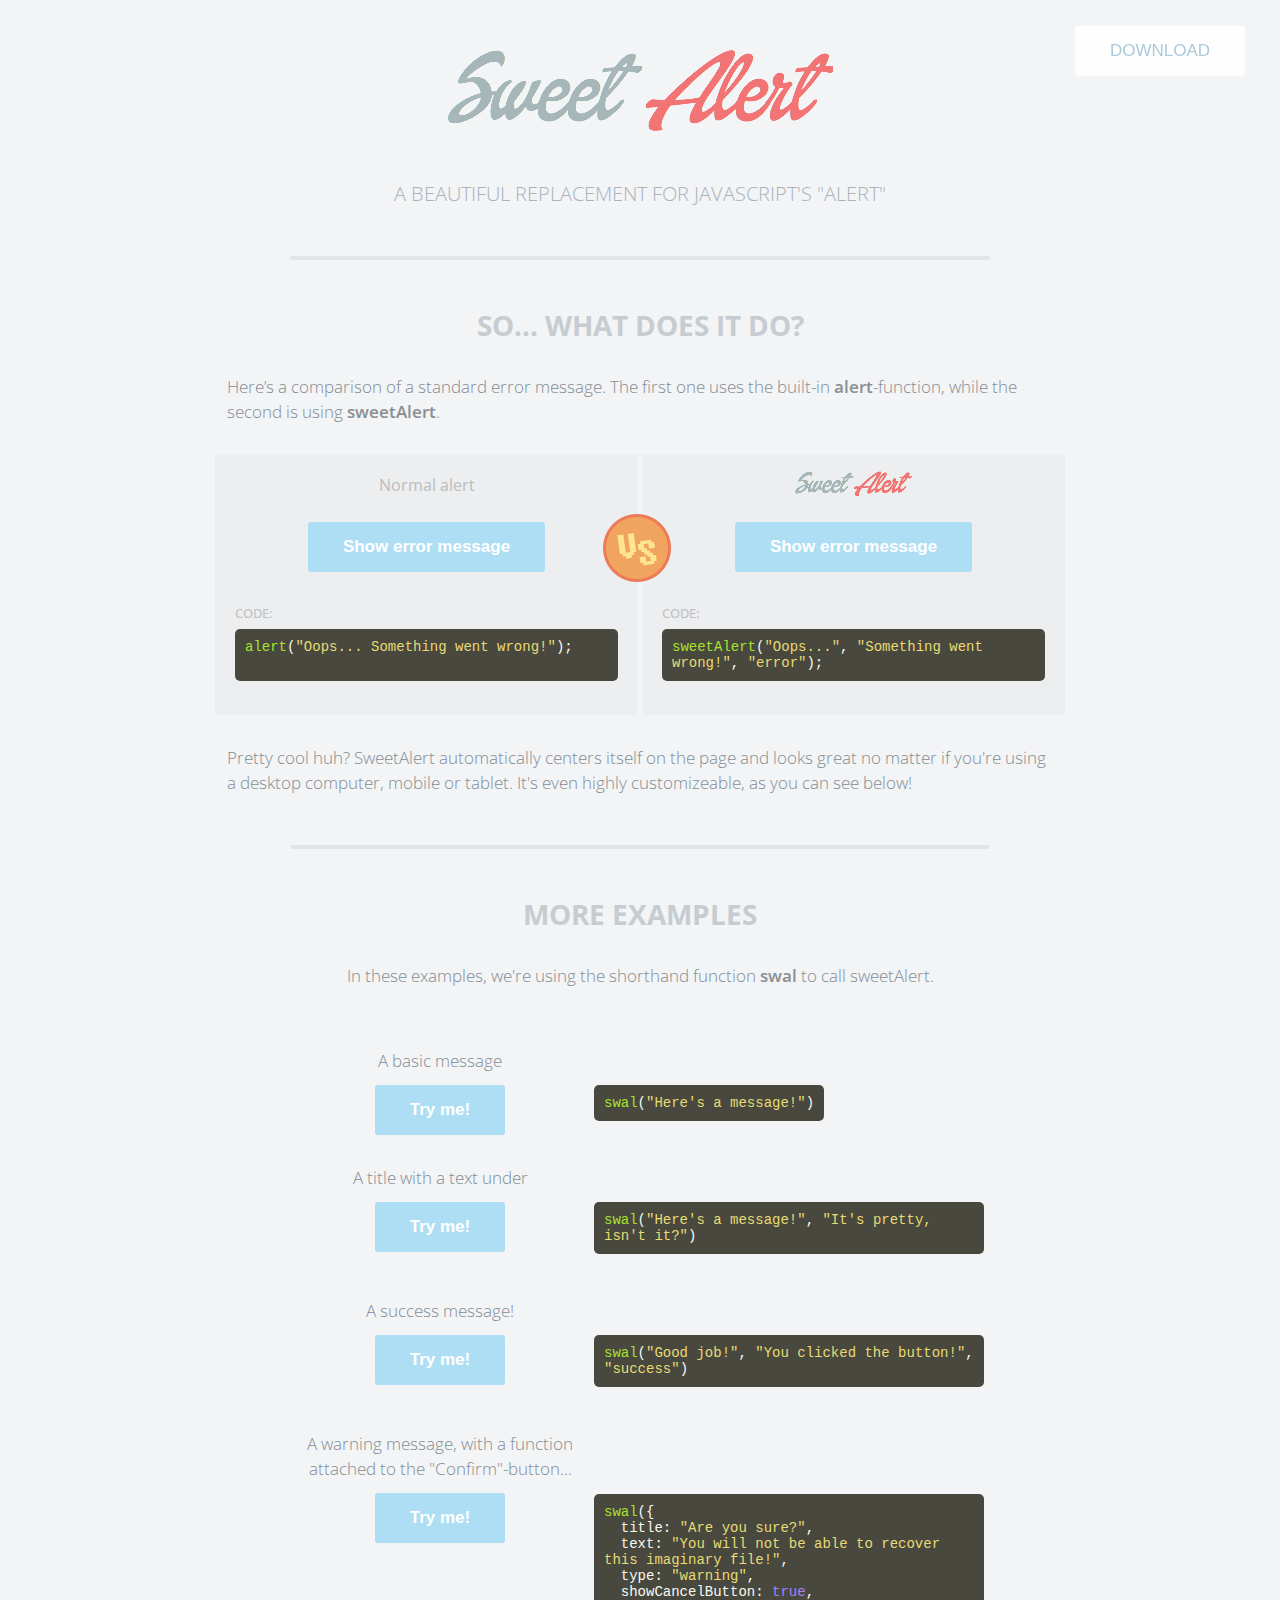
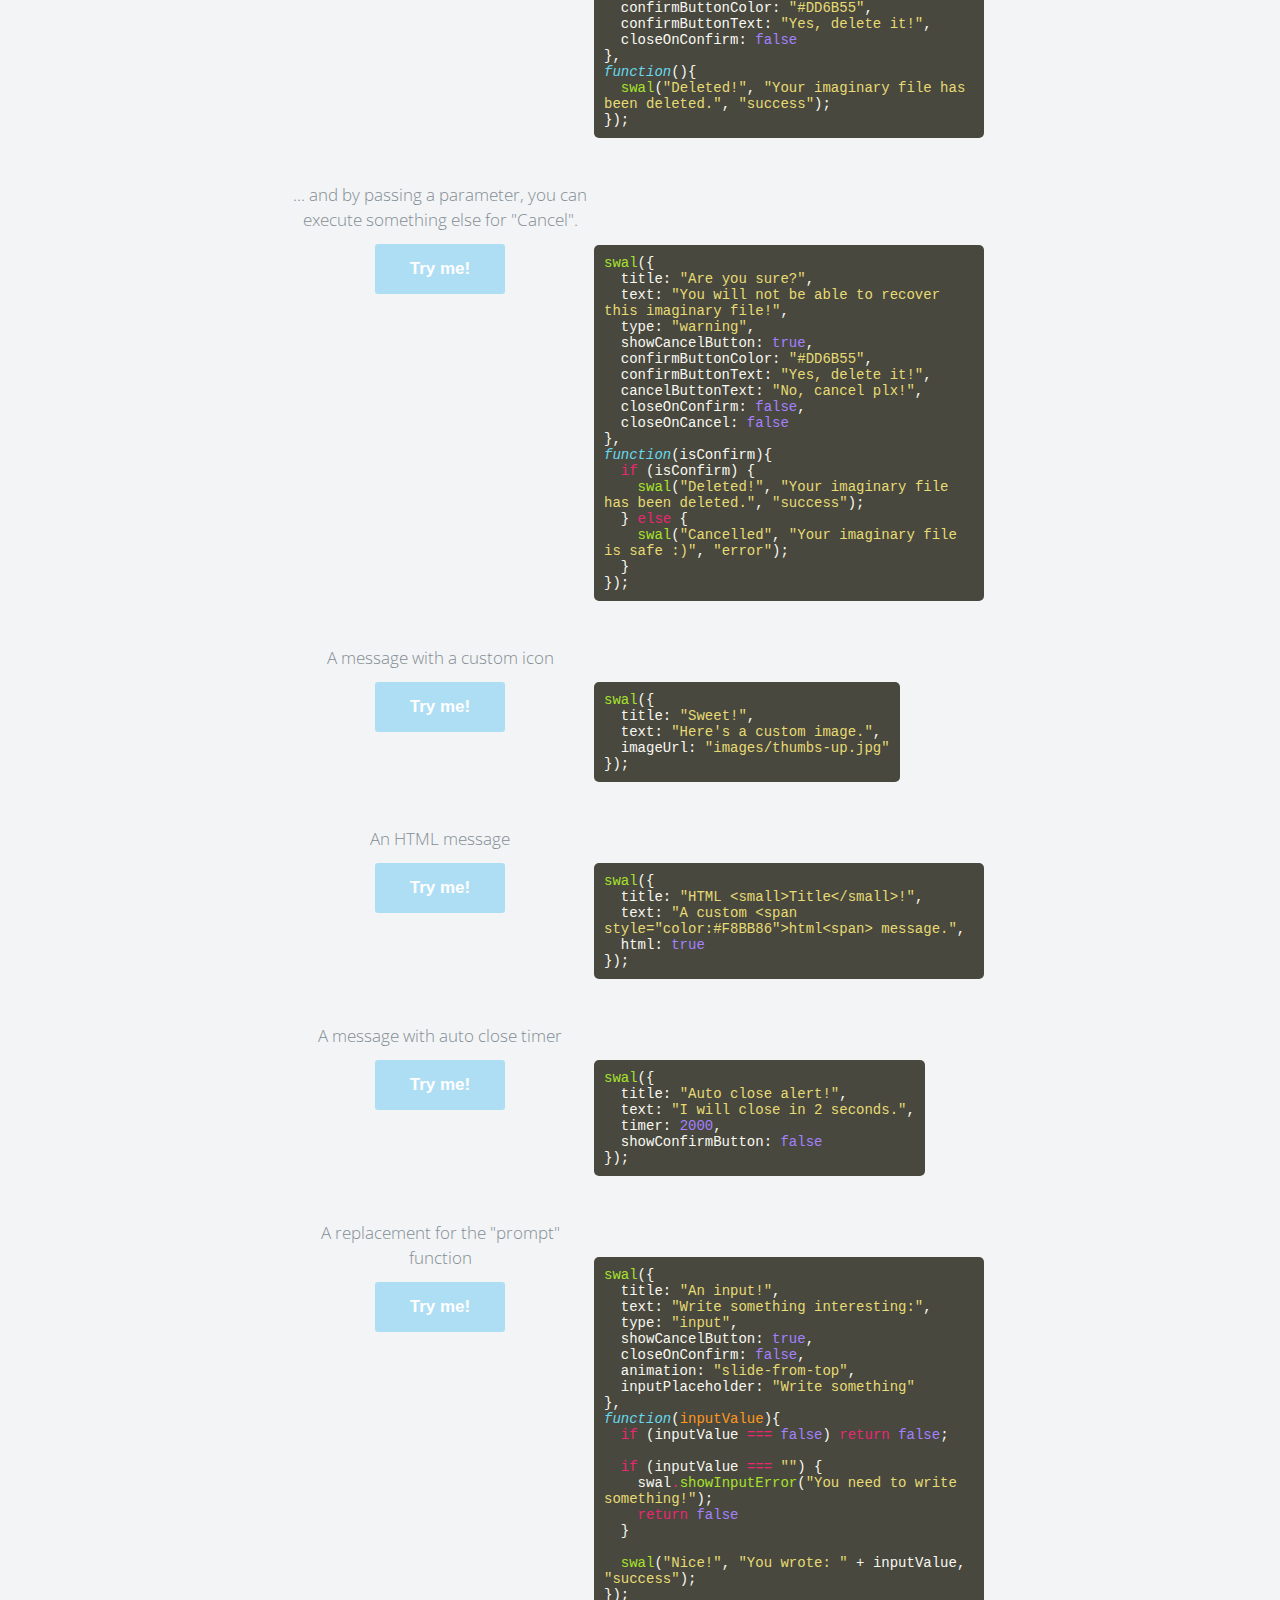
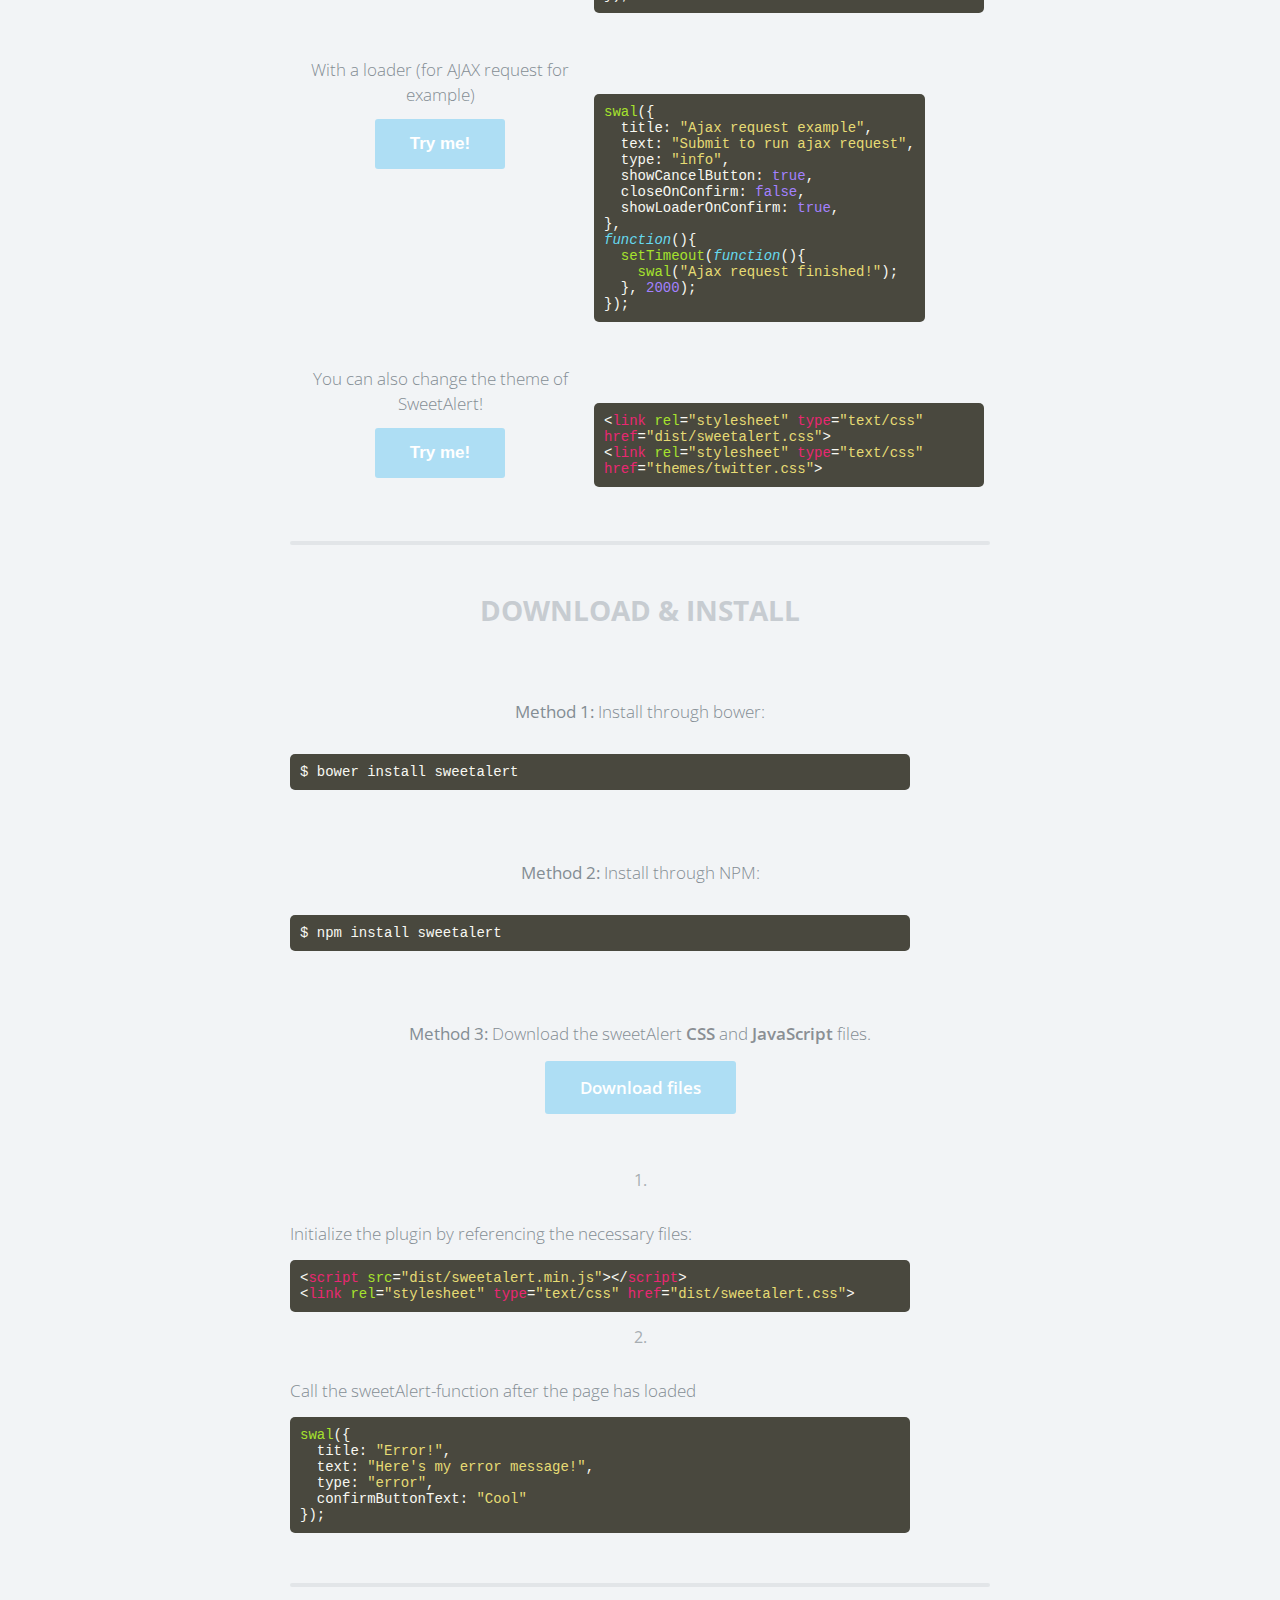
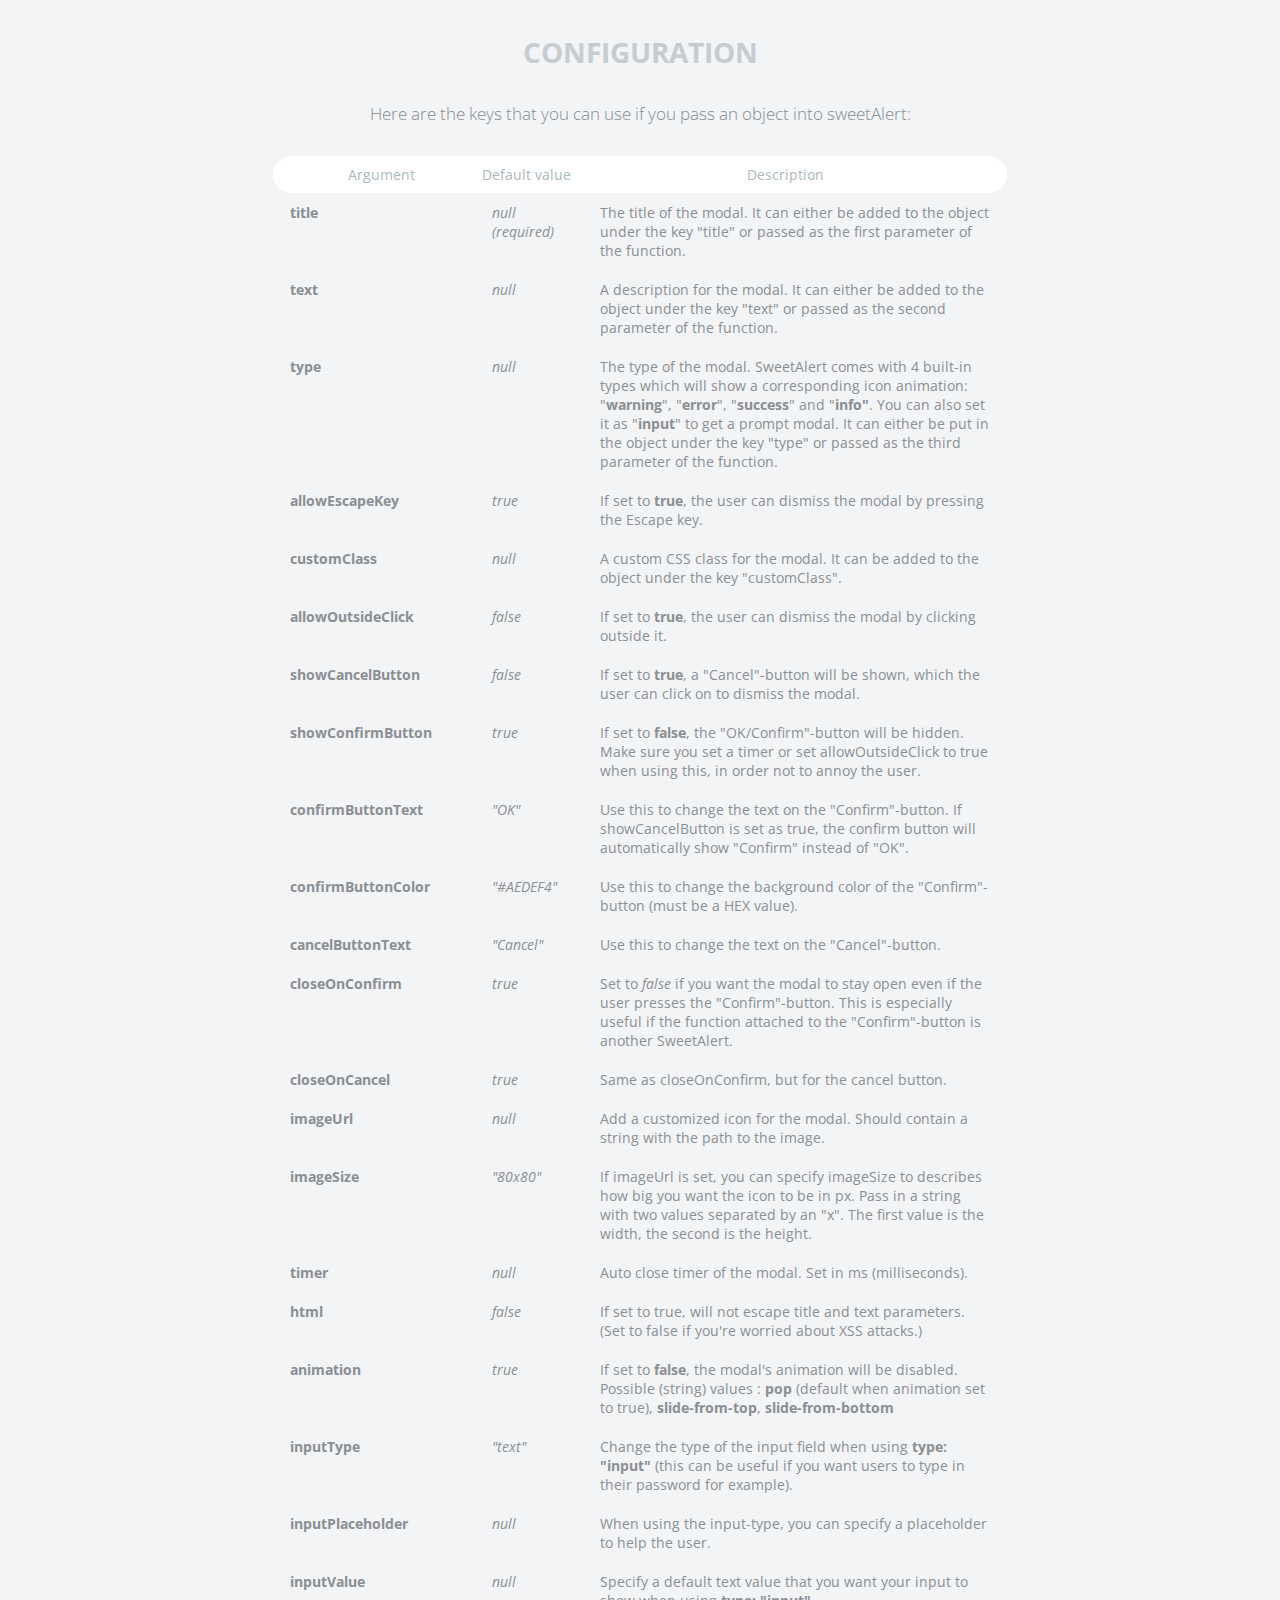
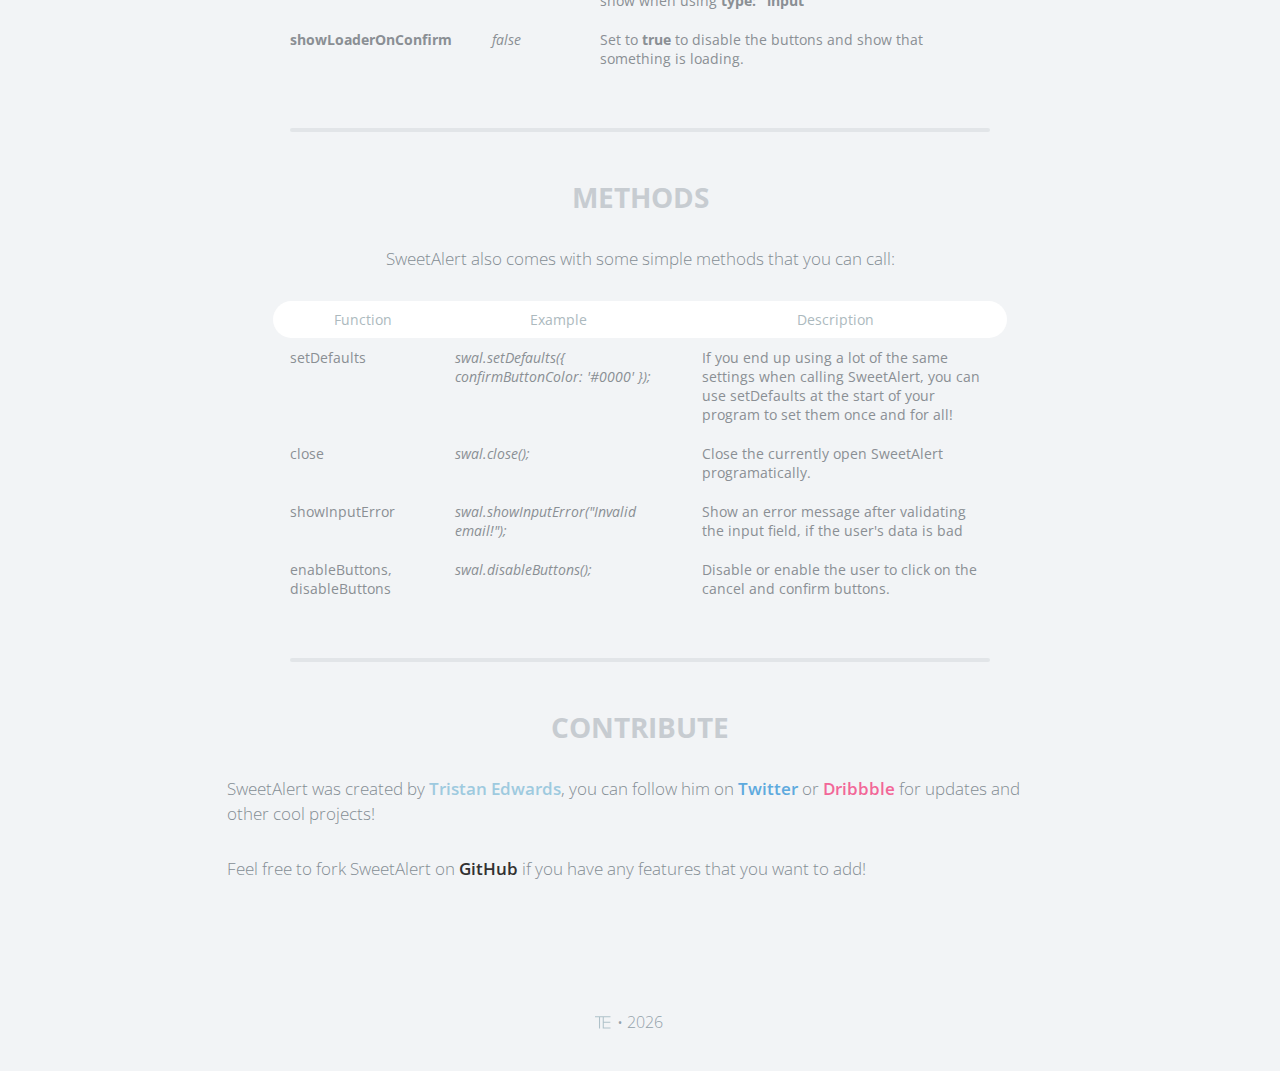
<file: View/sweetalert-master/index.html>
<!doctype html>

<html>

<head>
  <meta charset="utf-8">
  <meta name="viewport" content="width=device-width, initial-scale=1, maximum-scale=1, user-scalable=0" />
  <title>SweetAlert</title>

  <link rel="stylesheet" href="example/example.css">
  <script src="https://code.jquery.com/jquery-2.1.3.min.js"></script>

  <!-- This is what you need -->
  <script src="dist/sweetalert-dev.js"></script>
  <link rel="stylesheet" href="dist/sweetalert.css">
  <!--.......................-->

</head>

<body>

<h1>Sweet Alert</h1>
<h2>A beautiful replacement for JavaScript's "Alert"</h2>
<button class="download">Download</button>

<!-- What does it do? -->
<h3>So... What does it do?</h3>
<p>Here’s a comparison of a standard error message. The first one uses the built-in <strong>alert</strong>-function, while the second is using <strong>sweetAlert</strong>.</p>

<div class="showcase normal">
	<h4>Normal alert</h4>
	<button>Show error message</button>

	<h5>Code:</h5>
	<pre><span class="attr">alert</span>(<span class="str">"Oops... Something went wrong!"</span>);

	</pre>

	<div class="vs-icon"></div>
</div>

<div class="showcase sweet">
	<h4>Sweet Alert</h4>
	<button>Show error message</button>

	<h5>Code:</h5>
	<pre><span class="attr">sweetAlert</span>(<span class="str">"Oops..."</span>, <span class="str">"Something went wrong!"</span>, <span class="str">"error"</span>);</pre>
</div>

<p>Pretty cool huh? SweetAlert automatically centers itself on the page and looks great no matter if you're using a desktop computer, mobile or tablet. It's even highly customizeable, as you can see below!</p>


<!-- Examples -->
<h3>More examples</h3>

<p class="center">In these examples, we're using the shorthand function <strong>swal</strong> to call sweetAlert.</p>

<ul class="examples">

	<li class="message">
		<div class="ui">
			<p>A basic message</p>
			<button>Try me!</button>
		</div>
		<pre><span class="attr">swal</span>(<span class="str">"Here's a message!"</span>)</pre>
	</li>

	<li class="title-text">
		<div class="ui">
			<p>A title with a text under</p>
			<button>Try me!</button>
		</div>
		<pre><span class="attr">swal</span>(<span class="str">"Here's a message!"</span>, <span class="str">"It's pretty, isn't it?"</span>)</pre>
	</li>

	<li class="success">
		<div class="ui">
			<p>A success message!</p>
			<button>Try me!</button>
		</div>
		<pre><span class="attr">swal</span>(<span class="str">"Good job!"</span>, <span class="str">"You clicked the button!"</span>, <span class="str">"success"</span>)</pre>
	</li>

	<li class="warning confirm">
		<div class="ui">
			<p>A warning message, with a function attached to the "Confirm"-button...</p>
			<button>Try me!</button>
		</div>
		<pre><span class="attr">swal</span>({
&nbsp;&nbsp;title: <span class="str">"Are you sure?"</span>,
&nbsp;&nbsp;text: <span class="str">"You will not be able to recover this imaginary file!"</span>,
&nbsp;&nbsp;type: <span class="str">"warning"</span>,
&nbsp;&nbsp;showCancelButton: <span class="val">true</span>,
&nbsp;&nbsp;confirmButtonColor: <span class="str">"#DD6B55"</span>,
&nbsp;&nbsp;confirmButtonText: <span class="str">"Yes, delete it!"</span>,
&nbsp;&nbsp;closeOnConfirm: <span class="val">false</span>
},
<span class="func"><i>function</i></span>(){
&nbsp;&nbsp;<span class="attr">swal</span>(<span class="str">"Deleted!"</span>, <span class="str">"Your imaginary file has been deleted."</span>, <span class="str">"success"</span>);
});</pre>
	</li>

	<li class="warning cancel">
		<div class="ui">
			<p>... and by passing a parameter, you can execute something else for "Cancel".</p>
			<button>Try me!</button>
		</div>
		<pre><span class="attr">swal</span>({
&nbsp;&nbsp;title: <span class="str">"Are you sure?"</span>,
&nbsp;&nbsp;text: <span class="str">"You will not be able to recover this imaginary file!"</span>,
&nbsp;&nbsp;type: <span class="str">"warning"</span>,
&nbsp;&nbsp;showCancelButton: <span class="val">true</span>,
&nbsp;&nbsp;confirmButtonColor: <span class="str">"#DD6B55"</span>,
&nbsp;&nbsp;confirmButtonText: <span class="str">"Yes, delete it!"</span>,
&nbsp;&nbsp;cancelButtonText: <span class="str">"No, cancel plx!"</span>,
&nbsp;&nbsp;closeOnConfirm: <span class="val">false</span>,
&nbsp;&nbsp;closeOnCancel: <span class="val">false</span>
},
<span class="func"><i>function</i></span>(isConfirm){
&nbsp;&nbsp;<span class="tag">if</span> (isConfirm) {
&nbsp;&nbsp;&nbsp;&nbsp;<span class="attr">swal</span>(<span class="str">"Deleted!"</span>, <span class="str">"Your imaginary file has been deleted."</span>, <span class="str">"success"</span>);
&nbsp;&nbsp;} <span class="tag">else</span> {
	&nbsp;&nbsp;&nbsp;&nbsp;<span class="attr">swal</span>(<span class="str">"Cancelled"</span>, <span class="str">"Your imaginary file is safe :)"</span>, <span class="str">"error"</span>);
&nbsp;&nbsp;}
});</pre>
	</li>

	<li class="custom-icon">
		<div class="ui">
			<p>A message with a custom icon</p>
			<button>Try me!</button>
		</div>
		<pre><span class="attr">swal</span>({
&nbsp;&nbsp;title: <span class="str">"Sweet!"</span>,
&nbsp;&nbsp;text: <span class="str">"Here's a custom image."</span>,
&nbsp;&nbsp;imageUrl: <span class="str">"images/thumbs-up.jpg"</span>
});</pre>
	</li>

	<li class="message-html">
		<div class="ui">
			<p>An HTML message</p>
			<button>Try me!</button>
		</div>
		<pre><span class="attr">swal</span>({
&nbsp;&nbsp;title: <span class="str">"HTML &lt;small&gt;Title&lt;/small&gt;!"</span>,
&nbsp;&nbsp;text: <span class="str">"A custom &lt;span style="color:#F8BB86"&gt;html&lt;span&gt; message."</span>,
&nbsp;&nbsp;html: <span class="val">true</span>
});</pre>
	</li>

	<li class="timer">
		<div class="ui">
			<p>A message with auto close timer</p>
			<button>Try me!</button>
		</div>
		<pre><span class="attr">swal</span>({
&nbsp;&nbsp;title: <span class="str">"Auto close alert!"</span>,
&nbsp;&nbsp;text: <span class="str">"I will close in 2 seconds."</span>,
&nbsp;&nbsp;timer: <span class="val">2000</span>,
&nbsp;&nbsp;showConfirmButton: <span class="val">false</span>
});</pre>
	</li>


	<li class="input">
		<div class="ui">
			<p>A replacement for the "prompt" function</p>
			<button>Try me!</button>
		</div>
		<pre><span class="attr">swal</span>({
&nbsp;&nbsp;title: <span class="str">"An input!"</span>,
&nbsp;&nbsp;text: <span class="str">"Write something interesting:"</span>,
&nbsp;&nbsp;type: <span class="str">"input"</span>,
&nbsp;&nbsp;showCancelButton: <span class="val">true</span>,
&nbsp;&nbsp;closeOnConfirm: <span class="val">false</span>,
&nbsp;&nbsp;animation: <span class="str">"slide-from-top"</span>,
&nbsp;&nbsp;inputPlaceholder: <span class="str">"Write something"</span>
},
<span class="func"><i>function</i></span>(<span class="arg">inputValue</span>){
&nbsp;&nbsp;<span class="tag">if</span> (inputValue <span class="tag">===</span> <span class="val">false</span>) <span class="tag">return</span> <span class="val">false</span>;
&nbsp;&nbsp;
&nbsp;&nbsp;<span class="tag">if</span> (inputValue <span class="tag">===</span> <span class="str">""</span>) {
&nbsp;&nbsp;&nbsp;&nbsp;swal<span class="tag">.</span><span class="attr">showInputError</span>(<span class="str">"You need to write something!"</span>);
&nbsp;&nbsp;&nbsp;&nbsp;<span class="tag">return</span> <span class="val">false</span>
&nbsp;&nbsp;}
&nbsp;&nbsp;
&nbsp;&nbsp;<span class="attr">swal</span>(<span class="str">"Nice!"</span>, <span class="str">"You wrote: "</span> + inputValue, <span class="str">"success"</span>);
});</pre>
	</li>

  <li class="ajax">
    <div class="ui">
			<p>With a loader (for AJAX request for example)</p>
			<button>Try me!</button>
		</div>
		<pre><span class="attr">swal</span>({
&nbsp;&nbsp;title: <span class="str">"Ajax request example"</span>,
&nbsp;&nbsp;text: <span class="str">"Submit to run ajax request"</span>,
&nbsp;&nbsp;type: <span class="str">"info"</span>,
&nbsp;&nbsp;showCancelButton: <span class="val">true</span>,
&nbsp;&nbsp;closeOnConfirm: <span class="val">false</span>,
&nbsp;&nbsp;showLoaderOnConfirm: <span class="val">true</span>,
},
<span class="func"><i>function</i></span>(){
&nbsp;&nbsp;<span class="attr">setTimeout</span>(<span class="func"><i>function</i></span>(){
&nbsp;&nbsp;&nbsp;&nbsp;<span class="attr">swal</span>(<span class="str">"Ajax request finished!"</span>);
&nbsp;&nbsp;}, <span class="val">2000</span>);
});</pre>
	</li>

	<li class="theme">
		<div class="ui">
			<p>You can also change the theme of SweetAlert!</p>
			<button>Try me!</button>
		</div>
		<pre>&lt;<span class="tag">link</span> <span class="attr">rel</span>=<span class="str">"stylesheet"</span> <span class="tag">type</span>=<span class="str">"text/css"</span> <span class="tag">href</span>=<span class="str">"dist/sweetalert.css"</span>&gt;
			&lt;<span class="tag">link</span> <span class="attr">rel</span>=<span class="str">"stylesheet"</span> <span class="tag">type</span>=<span class="str">"text/css"</span> <span class="tag">href</span>=<span class="str">"themes/twitter.css"</span>&gt;</pre>
	</li>

</ul>


<!-- Download & Install -->
<h3 id="download-section">Download & install</h3>

<div class="center-container">
	<p class="center"><b>Method 1:</b> Install through bower:</p>
	<pre class="center">$ bower install sweetalert</pre>
</div>

<div class="center-container">
	<p class="center"><b>Method 2:</b> Install through NPM:</p>
	<pre class="center">$ npm install sweetalert</pre>
</div>

<p class="center"><b>Method 3:</b> Download the sweetAlert <strong>CSS</strong> and <strong>JavaScript</strong> files.</p>

<a class="button" href="https://github.com/t4t5/sweetalert/archive/master.zip" download>Download files</a>

<ol>
	<li>
		<p>Initialize the plugin by referencing the necessary files:</p>
		<pre>&lt;<span class="tag">script</span> <span class="attr">src</span>=<span class="str">"dist/sweetalert.min.js"</span>&gt;&lt;/<span class="tag">script</span>&gt;
&lt;<span class="tag">link</span> <span class="attr">rel</span>=<span class="str">"stylesheet"</span> <span class="tag">type</span>=<span class="str">"text/css"</span> <span class="tag">href</span>=<span class="str">"dist/sweetalert.css"</span>&gt;</pre>
	</li>

	<li>
		<p>Call the sweetAlert-function after the page has loaded</p>
		<pre><span class="attr">swal</span>({
&nbsp;&nbsp;title: <span class="str">"Error!"</span>,
&nbsp;&nbsp;text: <span class="str">"Here's my error message!"</span>,
&nbsp;&nbsp;type: <span class="str">"error"</span>,
&nbsp;&nbsp;confirmButtonText: <span class="str">"Cool"</span>
});
</pre>
	</li>
</ol>



<!-- Configuration -->
<h3>Configuration</h3>

<p class="center">Here are the keys that you can use if you pass an object into sweetAlert:</p>

<table>
	<tr class="titles">
		<th>
			<div class="border-left"></div>
			Argument
		</th>
		<th>Default value</th>
		<th>
			<div class="border-right"></div>
			Description
		</th>
	</tr>
	<tr>
		<td><b>title</b></td>
		<td><i>null (required)</i></td>
		<td>The title of the modal. It can either be added to the object under the key "title" or passed as the first parameter of the function.</td>
	</tr>
	<tr>
		<td><b>text</b></td>
		<td><i>null</i></td>
		<td>A description for the modal. It can either be added to the object under the key "text" or passed as the second parameter of the function.</td>
	</tr>
	<tr>
		<td><b>type</b></td>
		<td><i>null</i></td>
		<td>The type of the modal. SweetAlert comes with 4 built-in types which will show a corresponding icon animation: "<strong>warning</strong>", "<strong>error</strong>", "<strong>success</strong>" and "<strong>info"</strong>. You can also set it as "<strong>input</strong>" to get a prompt modal. It can either be put in the object under the key "type" or passed as the third parameter of the function.</td>
	</tr>
    <tr>
      <td><b>allowEscapeKey</b></td>
      <td><i>true</i></td>
      <td>If set to <strong>true</strong>, the user can dismiss the modal by pressing the Escape key.</td>
    </tr>
	<tr>
		<td><b>customClass</b></td>
		<td><i>null</i></td>
		<td>A custom CSS class for the modal. It can be added to the object under the key "customClass".</td>
	</tr>
	<tr>
		<td><b>allowOutsideClick</b></td>
		<td><i>false</i></td>
		<td>If set to <strong>true</strong>, the user can dismiss the modal by clicking outside it.</td>
	</tr>
	<tr>
		<td><b>showCancelButton</b></td>
		<td><i>false</i></td>
		<td>If set to <strong>true</strong>, a "Cancel"-button will be shown, which the user can click on to dismiss the modal.</td>
	</tr>
	<tr>
		<td><b>showConfirmButton</b></td>
		<td><i>true</i></td>
		<td>If set to <strong>false</strong>, the "OK/Confirm"-button will be hidden. Make sure you set a timer or set allowOutsideClick to true when using this, in order not to annoy the user.</td>
	</tr>
	<tr>
		<td><b>confirmButtonText</b></td>
		<td><i>"OK"</i></td>
		<td>Use this to change the text on the "Confirm"-button. If showCancelButton is set as true, the confirm button will automatically show "Confirm" instead of "OK".</td>
	</tr>
	<tr>
		<td><b>confirmButtonColor</b></td>
		<td><i>"#AEDEF4"</i></td>
		<td>Use this to change the background color of the "Confirm"-button (must be a HEX value).</td>
	</tr>
	<tr>
		<td><b>cancelButtonText</b></td>
		<td><i>"Cancel"</i></td>
		<td>Use this to change the text on the "Cancel"-button.</td>
	</tr>
	<tr>
		<td><b>closeOnConfirm</b></td>
		<td><i>true</i></td>
		<td>Set to <i>false</i> if you want the modal to stay open even if the user presses the "Confirm"-button. This is especially useful if the function attached to the "Confirm"-button is another SweetAlert.</td>
	</tr>
	<tr>
		<td><b>closeOnCancel</b></td>
		<td><i>true</i></td>
		<td>Same as closeOnConfirm, but for the cancel button.</td>
	</tr>
	<tr>
		<td><b>imageUrl</b></td>
		<td><i>null</i></td>
		<td>Add a customized icon for the modal. Should contain a string with the path to the image.</td>
	</tr>
	<tr>
		<td><b>imageSize</b></td>
		<td><i>"80x80"</i></td>
		<td>If imageUrl is set, you can specify imageSize to describes how big you want the icon to be in px. Pass in a string with two values separated by an "x". The first value is the width, the second is the height.</td>
	</tr>
	<tr>
		<td><b>timer</b></td>
		<td><i>null</i></td>
		<td>Auto close timer of the modal. Set in ms (milliseconds).</td>
	</tr>
	<tr>
		<td><b>html</b></td>
		<td><i>false</i></td>
		<td>If set to true, will not escape title and text parameters. (Set to false if you're worried about XSS attacks.)</td>
	</tr>
	<tr>
		<td><b>animation</b></td>
		<td><i>true</i></td>
		<td>If set to <strong>false</strong>, the modal's animation will be disabled. Possible (string) values : <strong>pop</strong> (default when animation set to true), <strong>slide-from-top</strong>, <strong>slide-from-bottom</strong></td>
	</tr>
	<tr>
		<td><b>inputType</b></td>
		<td><i>"text"</i></td>
		<td>Change the type of the input field when using <strong>type: "input"</strong> (this can be useful if you want users to type in their password for example).</td>
	</tr>
	<tr>
		<td><b>inputPlaceholder</b></td>
		<td><i>null</i></td>
		<td>When using the input-type, you can specify a placeholder to help the user.</td>
	</tr>
	<tr>
		<td><b>inputValue</b></td>
		<td><i>null</i></td>
		<td>Specify a default text value that you want your input to show when using <strong>type: "input"</strong></td>
	</tr>
	<tr>
		<td><b>showLoaderOnConfirm</b></td>
		<td><i>false</i></td>
    <td>Set to <strong>true</strong> to disable the buttons and show that something is loading.</td>
	</tr>
</table>


<!-- Methods -->
<h3>Methods</h3>

<p class="center">SweetAlert also comes with some simple methods that you can call:</p>

<table>
	<tr class="titles">
		<th>
			<div class="border-left"></div>
			Function
		</th>
		<th>Example</th>
		<th>
			<div class="border-right"></div>
			Description
		</th>
	</tr>
	<tr>
		<td>setDefaults</td>
		<td><i>swal.setDefaults({ confirmButtonColor: '#0000' });</i></td>
		<td>If you end up using a lot of the same settings when calling SweetAlert, you can use setDefaults at the start of your program to set them once and for all!</td>
	</tr>
	<tr>
		<td>close</td>
		<td><i>swal.close();</i></td>
		<td>Close the currently open SweetAlert programatically.</td>
	</tr>
	<tr>
		<td>showInputError</td>
		<td><i>swal.showInputError("Invalid email!");</i></td>
		<td>Show an error message after validating the input field, if the user's data is bad</td>
	</tr>
	<tr>
		<td>enableButtons, disableButtons</td>
		<td><i>swal.disableButtons();</i></td>
		<td>Disable or enable the user to click on the cancel and confirm buttons.</td>
	</tr>
</table>



<!-- Contribute -->
<h3>Contribute</h3>
<p>SweetAlert was created by <a href="http://tristanedwards.me" target="_blank">Tristan Edwards</a>, you can follow him on <a href="https://twitter.com/t4t5" target="_blank" class="twitter">Twitter</a> or <a href="https://dribbble.com/tristanedwards" target="_blank" class="dribbble">Dribbble</a> for updates and other cool projects!</p>
<p>Feel free to fork SweetAlert on <a href="https://github.com/t4t5/sweetalert" class="github">GitHub</a> if you have any features that you want to add!</p>


<footer>
	<span class="te-logo">TE</span> • <script>document.write(new Date().getFullYear())</script>
</footer>


<script>

document.querySelector('button.download').onclick = function(){
	$("html, body").animate({ scrollTop: $("#download-section").offset().top }, 1000);
};

document.querySelector('.showcase.normal button').onclick = function(){
	alert("Oops... Something went wrong!");
};

document.querySelector('.showcase.sweet button').onclick = function(){
	swal("Oops...", "Something went wrong!", "error");
};

document.querySelector('ul.examples li.message button').onclick = function(){
	swal("Here's a message!");
};

document.querySelector('ul.examples li.timer button').onclick = function(){
	swal({
		title: "Auto close alert!",
		text: "I will close in 2 seconds.",
		timer: 2000,
		showConfirmButton: false
	});
};

document.querySelector('ul.examples li.title-text button').onclick = function(){
	swal("Here's a message!", "It's pretty, isn't it?");
};

document.querySelector('ul.examples li.success button').onclick = function(){
	swal("Good job!", "You clicked the button!", "success");
};

document.querySelector('ul.examples li.warning.confirm button').onclick = function(){
	swal({
		title: "Are you sure?",
		text: "You will not be able to recover this imaginary file!",
		type: "warning",
		showCancelButton: true,
		confirmButtonColor: '#DD6B55',
		confirmButtonText: 'Yes, delete it!',
		closeOnConfirm: false
	},
	function(){
		swal("Deleted!", "Your imaginary file has been deleted!", "success");
	});
};

document.querySelector('ul.examples li.warning.cancel button').onclick = function(){
	swal({
		title: "Are you sure?",
		text: "You will not be able to recover this imaginary file!",
		type: "warning",
		showCancelButton: true,
		confirmButtonColor: '#DD6B55',
		confirmButtonText: 'Yes, delete it!',
		cancelButtonText: "No, cancel plx!",
		closeOnConfirm: false,
		closeOnCancel: false
	},
	function(isConfirm){
    if (isConfirm){
      swal("Deleted!", "Your imaginary file has been deleted!", "success");
    } else {
      swal("Cancelled", "Your imaginary file is safe :)", "error");
    }
	});
};

document.querySelector('ul.examples li.custom-icon button').onclick = function(){
	swal({
		title: "Sweet!",
		text: "Here's a custom image.",
		imageUrl: 'example/images/thumbs-up.jpg'
	});
};

document.querySelector('ul.examples li.message-html button').onclick = function(){
	swal({
		title: "HTML <small>Title</small>!",
		text: 'A custom <span style="color:#F8BB86">html<span> message.',
		html: true
	});
};

document.querySelector('ul.examples li.input button').onclick = function(){
	swal({
		title: "An input!",
		text: 'Write something interesting:',
		type: 'input',
		showCancelButton: true,
		closeOnConfirm: false,
		animation: "slide-from-top",
		inputPlaceholder: "Write something",
	},
	function(inputValue){
		if (inputValue === false) return false;

		if (inputValue === "") {
			swal.showInputError("You need to write something!");
			return false;
		}
    
		swal("Nice!", 'You wrote: ' + inputValue, "success");

	});
};

document.querySelector('ul.examples li.theme button').onclick = function() {
	swal({
		title: "Themes!",
		text: "Here's the Twitter theme for SweetAlert!",
		confirmButtonText: "Cool!",
		customClass: 'twitter'
	});
};

document.querySelector('ul.examples li.ajax button').onclick = function() {
  swal({
    title: 'Ajax request example',
    text: 'Submit to run ajax request',
    type: 'info',
    showCancelButton: true,
    closeOnConfirm: false,
    showLoaderOnConfirm: true,
  }, function(){
    setTimeout(function() {
      swal('Ajax request finished!');
    }, 2000);
  });
};

</script>



</body>

</html>
</file>
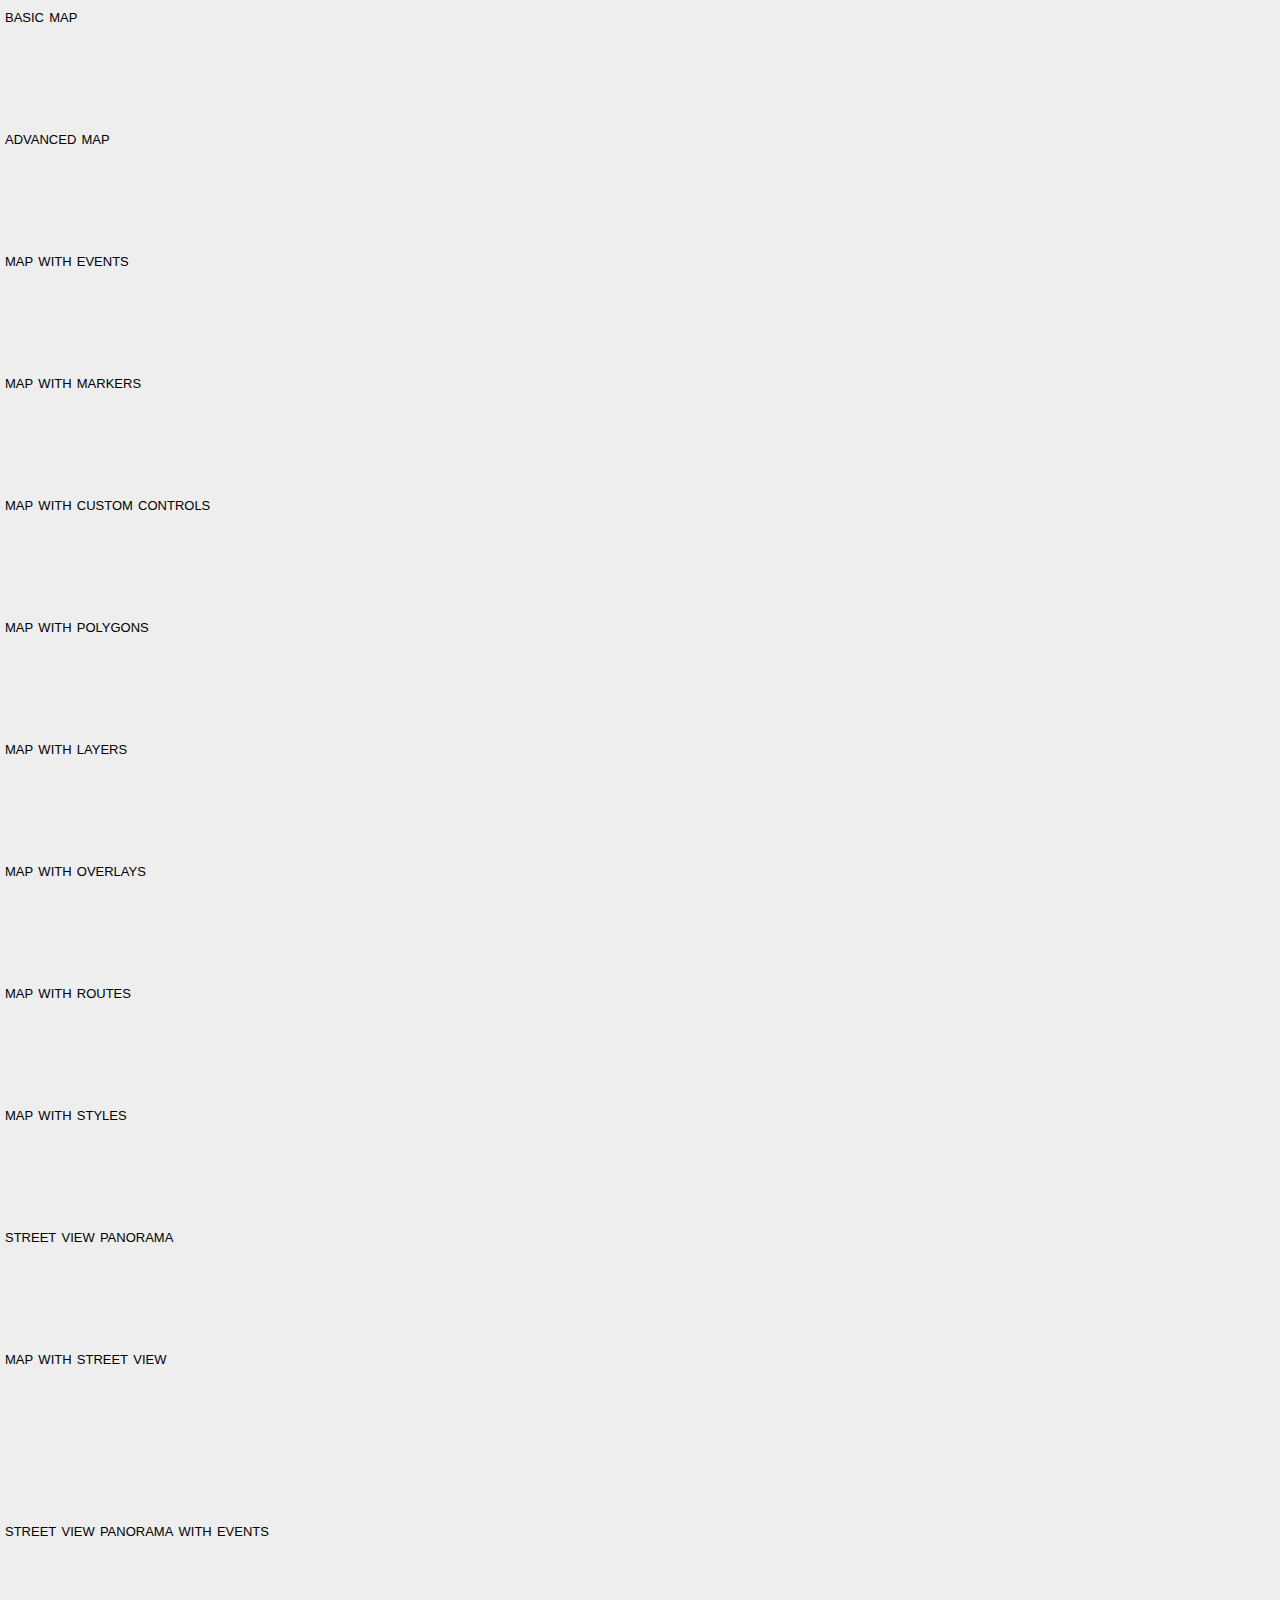
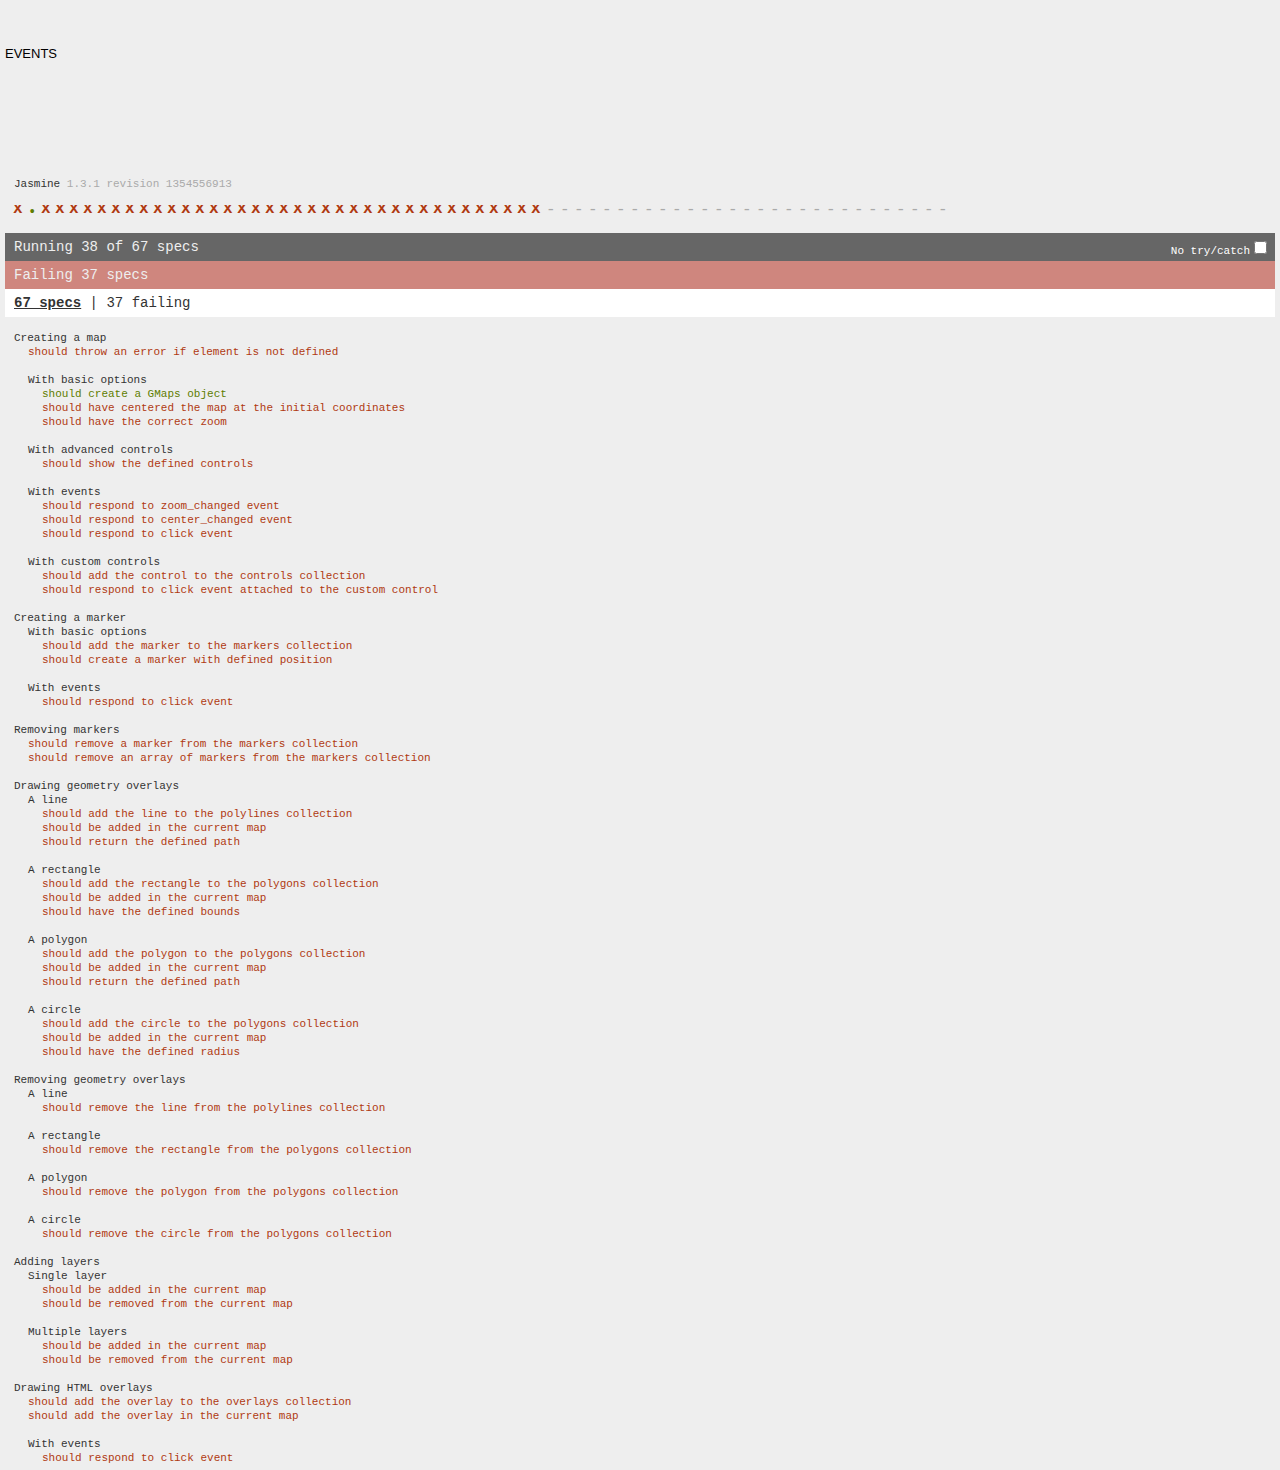
<file: View/gmaps/test/index.html>
<!DOCTYPE html>
<html>
<head>
  <title>gmaps.js test</title>
  <link rel="stylesheet" type="text/css" href="lib/jasmine.css" />
  <link rel="stylesheet" href="style.css" />
  <script type="text/javascript" src="lib/jasmine.js"></script>
  <script type="text/javascript" src="lib/jasmine-html.js"></script>

  <script type="text/javascript" src="http://maps.google.com/maps/api/js?sensor=true"></script>
  <script type="text/javascript" src="../gmaps.js"></script>

  <script type="text/javascript" src="spec/MapSpec.js"></script>
  <script type="text/javascript" src="spec/MarkerSpec.js"></script>
  <script type="text/javascript" src="spec/GeometrySpec.js"></script>
  <script type="text/javascript" src="spec/LayerSpec.js"></script>
  <script type="text/javascript" src="spec/OverlaySpec.js"></script>
  <script type="text/javascript" src="spec/RouteSpec.js"></script>
  <script type="text/javascript" src="spec/StyleSpec.js"></script>
  <script type="text/javascript" src="spec/StreetViewSpec.js"></script>
  <script type="text/javascript" src="spec/EventSpec.js"></script>
  <script type="text/javascript" src="spec/ControlSpec.js"></script>

  <script type="text/javascript">
    (function() {
      var jasmineEnv = jasmine.getEnv();
      jasmineEnv.updateInterval = 1000;

      var htmlReporter = new jasmine.HtmlReporter();

      jasmineEnv.addReporter(htmlReporter);

      jasmineEnv.specFilter = function(spec) {
        return htmlReporter.specFilter(spec);
      };

      var currentWindowOnload = window.onload;

      window.onload = function() {
        if (currentWindowOnload) {
          currentWindowOnload();
        }

        execJasmine();
      };

      function execJasmine() {
        jasmineEnv.execute();
      }

    })();
  </script>
</head>
<body>
  <h3>Basic map</h3>
  <div class="map" id="basic-map"></div>
  <h3>Advanced map</h3>
  <div class="map" id="advanced-map"></div>
  <h3>Map with events</h3>
  <div class="map" id="map-with-events"></div>
  <h3>Map with markers</h3>
  <div class="map" id="map-with-markers"></div>
  <h3>Map with custom controls</h3>
  <div class="map" id="map-with-custom-controls"></div>
  <h3>Map with polygons</h3>
  <div class="map" id="map-with-polygons"></div>
  <h3>Map with layers</h3>
  <div class="map" id="map-with-layers"></div>
  <h3>Map with overlays</h3>
  <div class="map" id="map-with-overlays"></div>
  <h3>Map with routes</h3>
  <div class="map" id="map-with-routes"></div>
  <h3>Map with styles</h3>
  <div class="map" id="map-with-styles"></div>
  <h3>Street View Panorama</h3>
  <div class="panorama" id="streetview-standalone-panorama"></div>
  <h3>Map with Street View</h3>
  <div class="with-columns">
    <div class="map" id="map-with-streetview"></div>
    <div class="panorama" id="streetview-panorama"></div>
  </div>
  <h3>Street View Panorama with events</h3>
  <div class="panorama" id="streetview-with-events"></div>
  <h3>Events</h3>
  <div class="map" id="events"></div>
</body>
</html>
</file>
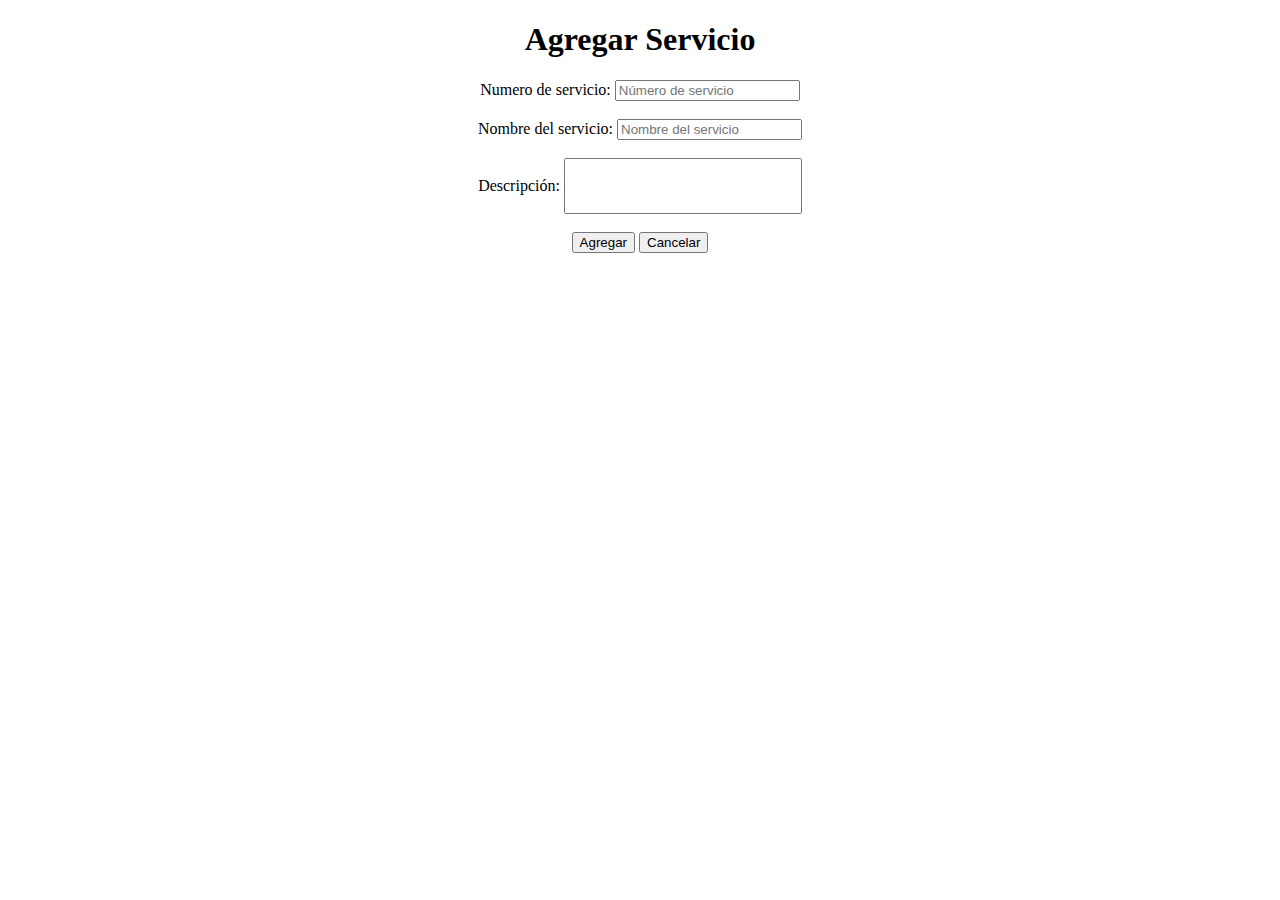
<file: View/agregar_servicio.php.html>
<!DOCTYPE html>
<html>
<head>
	<title></title>
	<meta charset="utf-8"/>
</head>
<body>
	<form>
		<center>
			<h1>Agregar Servicio</h1>
			<label>Numero de servicio:</label>
			<input type="text" placeholder="Número de servicio" />
			<br>
			<br
			<label>Nombre del servicio:</label>
			<input type="text" placeholder="Nombre del servicio"/>
			<br>
			<br>
			<label>Descripción:</label>
			<input type="text" id="descripcion"/>
			<br>
			<br>
			<button type="submit">Agregar</button>
			<button type="submit">Cancelar</button>
		</center>
	</form>
	<style type="text/css">
		#descripcion{
			height: 50px;
			width: 230px;
		}

	</style>
</body>
</html>
</file>
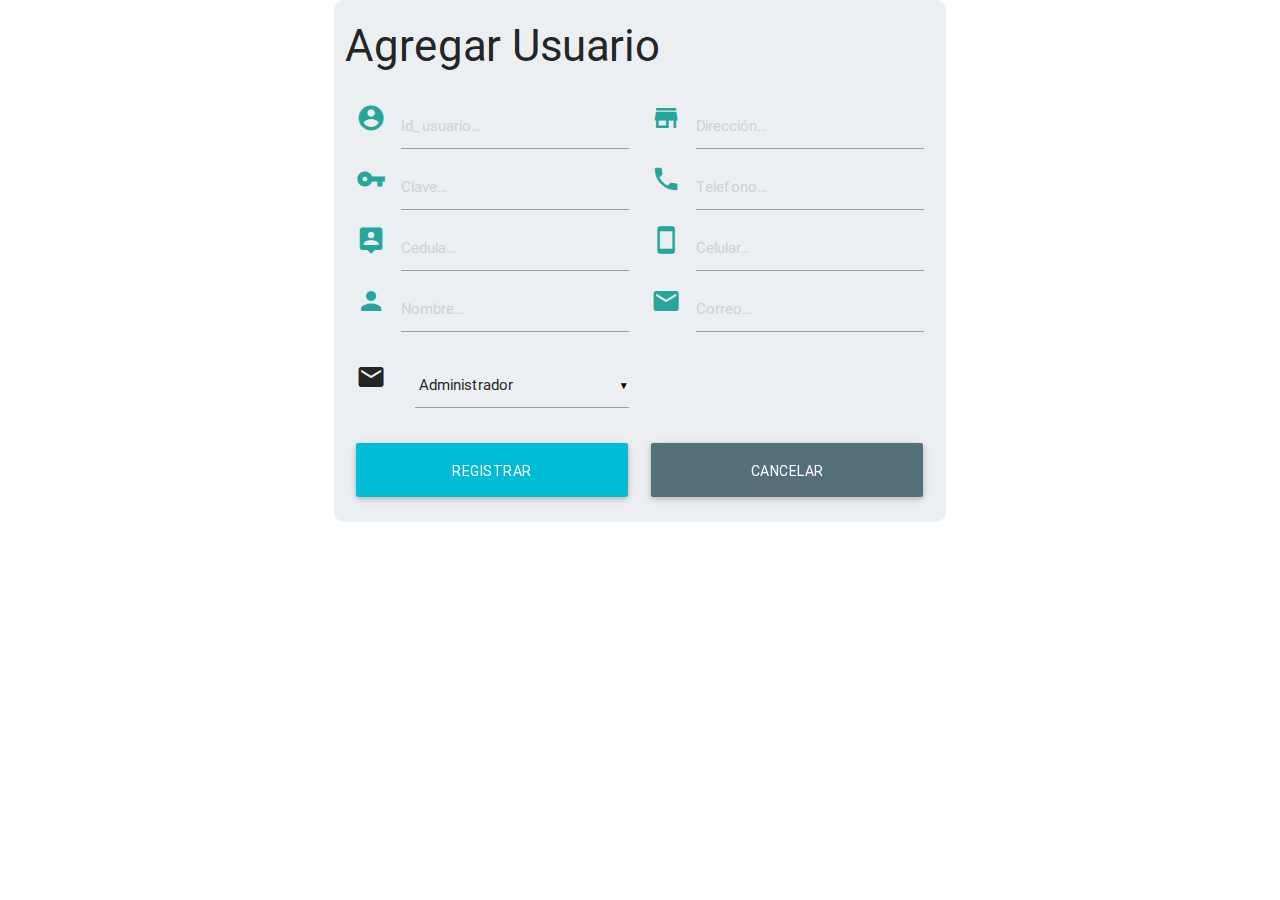
<file: View/agregar_usuario.php.html>
<!DOCTYPE html>
<html>
<meta http-equiv="Content-Type" content="text/html; charset=UTF-8">

	<head>
	  <!--Import Google Icon Font-->
      <link href="http://fonts.googleapis.com/icon?family=Material+Icons" rel="stylesheet">
      <!--Import materialize.css-->
      <link type="text/css" rel="stylesheet" href="Materialize\materialize\css\materialize.css"  media="screen,projection"/>


      <!--Let browser know website is optimized for mobile-->
      <meta name="viewport" content="width=device-width, initial-scale=1.0"/>

		<!--Import jQuery before materialize.js-->
      	<script type="text/javascript" src="Materialize\jquery-1.12.1.min.js"></script>
      	<script type="text/javascript" src="Materialize\materialize\js\materialize.js"></script>

      	<script type="text/javascript">//consiulta de rol

	 		$(document).ready(function(){
	    	$('#select_perfil').material_select();//se repite esta linea cada que se haga un nueva consulta

	  		});
      
    	</script>

    	<!--Aqui llamaremos los estilos necesarios-->
	  <link  rel="stylesheet" type="text/css" href="estilos.css">

	</head>

	<body id="fondo">


      	<div class="container">

      		<div class="row">

      			<div id="formulario" class="col l8 offset-l2">
					<form action="../Controller/usuarios.controller.php" method="POST" >
						<h3>Agregar Usuario</h3>
						<div class="col l6  input-field"  >
							<input type="hidden" name="pag" value="registro_usuario">
							<i class="material-icons prefix">account_circle</i>
							<input type="text" placeholder="Id_usuario..." name="id_usuario" required />
							<i class="material-icons prefix">vpn_key</i>
							<input type="password" placeholder="Clave..." name="clave" required/>
							<i class="material-icons prefix">person_pin</i>
							<input type="number" placeholder="Cedula..." name="cedula"/>
							<i class="material-icons prefix">person</i>
							<input type="text" placeholder="Nombre..." name="nombre" />

						</div>

						<div class="col l6  input-field"  >
							<i class="material-icons prefix">store</i>
							<input type="text" placeholder="Dirección..." name="direccion" />
							<i class="material-icons prefix">phone</i>
							<input type="number" placeholder="Telefono..." name="telefono" id="icon_telephone" />
							<i class="material-icons prefix">stay_current_portrait</i>
							<input type="number" placeholder="Celular..." name="celular" id="icon_telephone"/>
							<i class="material-icons prefix">email</i>
							<input type="email" placeholder="Correo..." name="correo" required />
						</div>
						<div class="col l12 input-field">
								<i class="material-icons prefix">email</i>
							<div class="col l5 offset-l1" >
								<select id="select_perfil" name="perfil">
									<option value="Administrador"> Administrador</option>
									<option value="Empleado"> Empleado</option> 
								</select>
							</div>
						</div>
						<div class="col l6  input-field">
							<button id="boton" class="waves-effect  btn-large cyan" name="acc" value="c" >Registrar</button>
						</div>
						<div class="col l6  input-field">
							<a id="boton" href="../Components/footer.php" class="waves-effect  btn-large  blue-grey darken-1">Cancelar</a>
						</div>

							
							<?php echo @$_REQUEST["msn"]; ?>
						</div>

					</form>			
				</div>
			</div>
		</div>
	</body>
</html>
</file>
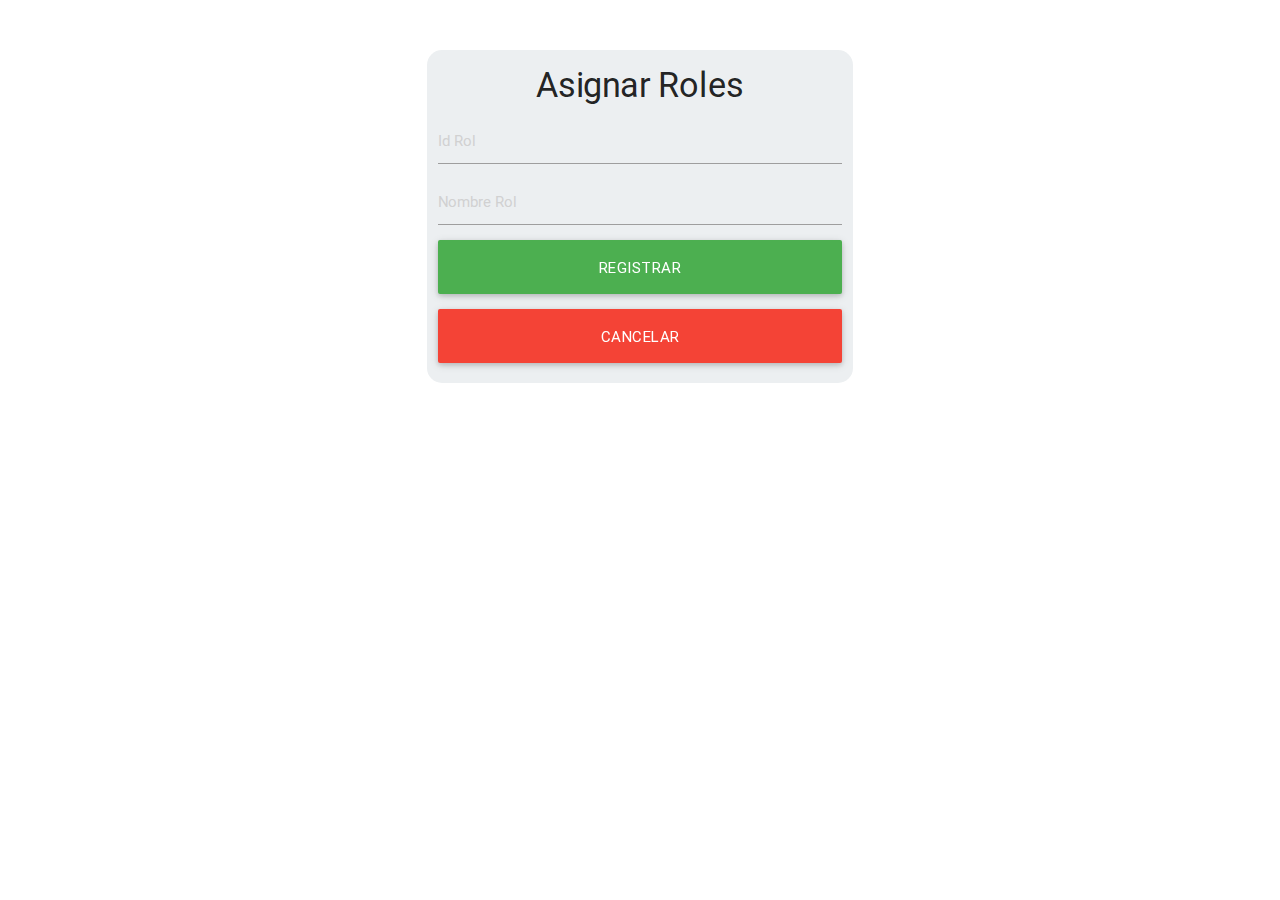
<file: View/Asignar_rol.php.html>
<!DOCTYPE html>
<html>
<head>
	<meta charset="utf-8"/>
	<meta name="viewport" content="width=device-width, initial-scale=1.0"/>
	<title>Asignar-rol</title>
	<link rel="stylesheet" type="text/css" href="estilos.css">
	<link href="http://fonts.googleapis.com/icon?family=Material+Icons" rel="stylesheet">
    <!--Import materialize.css-->
    <link type="text/css" rel="stylesheet" href="Materialize\materialize\css\materialize.css"  media="screen,projection"/>
    <!--Import jQuery before materialize.js-->
    <script type="text/javascript" src="Materialize\jquery-1.12.1.min.js"></script>
    <script type="text/javascript" src="Materialize\materialize\js\materialize.js"></script>
</head>
<body id="fondo">
	<div class="row">
      
      <div  id="centro" class="col l4 offset-l4">
      	<form action="../Controller/rol.controller.php" method="POST">
				
			<center><h4>Asignar Roles</h4></center>
				
				<input type="text" name="Id_rol" placeholder="Id Rol">
						
				<input type="text" name="Nombre_rol" placeholder="Nombre Rol">
								
				<button id="btnreg"class="waves-effect  btn-large green" style="width:100%" type="submit" name="acc" value="c">Registrar</button>

				<button class="waves-effect  btn-large red" style="width:100%">Cancelar</button>
				
				

				<?php echo @$_REQUEST["msn"]; ?>
			</form>
      </div>  
    </div>   
		
</body>
</html>
</file>
<file: View/sweetalert-master/example/example.css>
@import url(http://fonts.googleapis.com/css?family=Open+Sans:400,600,700,300);
@import url(http://fonts.googleapis.com/css?family=Open+Sans+Condensed:700);
body {
  background-color: #f2f4f6;
  font-family: 'Open Sans', sans-serif;
  text-align: center; }

h1 {
  background-image: url("images/logo_big.png");
  background-image: -webkit-image-set(url("images/logo_big.png") 1x, url("images/logo_big@2x.png") 2x);
  width: 385px;
  height: 81px;
  text-indent: -9999px;
  white-space: nowrap;
  margin: 50px auto; }
  @media all and (max-width: 420px) {
    h1 {
      width: 300px;
      background-size: contain;
      background-repeat: no-repeat;
      background-position: center; } }
  @media all and (max-width: 330px) {
    h1 {
      width: 250px; } }

h2 {
  font-size: 20px;
  color: #A9B2BC;
  line-height: 25px;
  text-transform: uppercase;
  font-weight: 300;
  text-align: center;
  display: block; }

h3 {
  font-size: 28px;
  color: #C7CCD1;
  text-transform: uppercase;
  font-family: 'Open Sans Condensed', sans-serif;
  margin-top: 100px;
  text-align: center;
  position: relative; }
  h3#download-section {
    margin-top: 50px;
    padding-top: 40px; }
  h3::after {
    content: "";
    background-color: #e2e5e8;
    height: 4px;
    width: 700px;
    left: 50%;
    margin-left: -350px;
    position: absolute;
    margin-top: -50px;
    border-radius: 2px; }
    @media all and (max-width: 740px) {
      h3::after {
        width: auto;
        left: 20px;
        right: 20px;
        margin-left: 0; } }

a {
  text-decoration: none; }

p {
  max-width: 826px;
  margin: 30px auto;
  font-size: 17px;
  font-weight: 300;
  color: #848D94;
  line-height: 25px;
  text-align: left; }
  p.center {
    text-align: center; }
  p strong {
    color: #8A8F94;
    font-weight: 600; }
  p a {
    color: #9ECADF;
    font-weight: 600; }
    p a:hover {
      text-decoration: underline; }
    p a.twitter {
      color: #5eaade; }
    p a.dribbble {
      color: #f26798; }
    p a.github {
      color: #323131; }

button, .button {
  background-color: #AEDEF4;
  color: white;
  border: none;
  box-shadow: none;
  font-size: 17px;
  font-weight: 500;
  font-weight: 600;
  border-radius: 3px;
  padding: 15px 35px;
  margin: 26px 5px 0 5px;
  cursor: pointer; }
  button:focus, .button:focus {
    outline: none; }
  button:hover, .button:hover {
    background-color: #a1d9f2; }
  button:active, .button:active {
    background-color: #81ccee; }
  button.cancel, .button.cancel {
    background-color: #D0D0D0; }
    button.cancel:hover, .button.cancel:hover {
      background-color: #c8c8c8; }
    button.cancel:active, .button.cancel:active {
      background-color: #b6b6b6; }
  button.download, .button.download {
    position: fixed;
    right: 30px;
    top: 0;
    background-color: rgba(255, 255, 255, 0.9);
    color: #ABCADA;
    font-weight: 500;
    text-transform: uppercase;
    z-index: 3; }
    @media all and (max-width: 1278px) {
      button.download, .button.download {
        display: none; } }

.center-container {
  max-width: 700px;
  margin: 70px auto; }

pre {
  background-color: #49483e;
  color: #f8f8f2;
  padding: 10px;
  border-radius: 5px;
  white-space: pre-line;
  text-align: left;
  font-size: 14px;
  max-width: 600px; }
  pre .str {
    color: #e6db74; }
  pre .func {
    color: #66d9ef; }
  pre .val {
    color: #a381ff; }
  pre .tag {
    color: #e92772; }
  pre .attr {
    color: #a6e22d; }
  pre .arg {
    color: #fd9720; }

.showcase {
  background-color: #eceef0;
  padding: 20px;
  display: inline-block;
  width: 383px;
  vertical-align: top;
  position: relative; }
  @media all and (max-width: 865px) {
    .showcase {
      margin: 5px auto;
      padding: 46px 20px; } }
  @media all and (max-width: 440px) {
    .showcase {
      width: auto; } }
  .showcase h4 {
    font-size: 16px;
    color: #BCBCBC;
    line-height: 22px;
    margin: 0 auto;
    font-weight: 400; }
  .showcase.sweet h4 {
    width: 117px;
    height: 25px;
    margin-top: -3px;
    text-indent: -9999px;
    background-image: url("images/logo_small.png");
    background-image: -webkit-image-set(url("images/logo_small.png") 1x, url("images/logo_small@2x.png") 2x); }
  .showcase h5 {
    margin-bottom: -7px;
    text-align: left;
    font-weight: 500;
    text-transform: uppercase;
    color: #c2c2c2; }
  .showcase button {
    margin-bottom: 10px; }
  .showcase .vs-icon {
    background-image: url("images/vs_icon.png");
    background-image: -webkit-image-set(url("images/vs_icon.png") 1x, url("images/vs_icon@2x.png") 2x);
    width: 69px;
    height: 69px;
    position: absolute;
    right: -34px;
    top: 60px;
    z-index: 2; }
    @media all and (max-width: 865px) {
      .showcase .vs-icon {
        margin: 5px auto;
        right: auto;
        left: 50%;
        margin-left: -35px;
        top: auto;
        bottom: -35px; } }

ul.examples {
  list-style-type: none;
  width: 700px;
  margin: 0 auto;
  text-align: left;
  padding-left: 0; }
  @media all and (max-width: 758px) {
    ul.examples {
      width: auto; } }
  ul.examples li {
    padding-left: 0; }
  ul.examples .ui, ul.examples pre {
    display: inline-block;
    vertical-align: top; }
    @media all and (max-width: 758px) {
      ul.examples .ui, ul.examples pre {
        display: block;
        max-width: none;
        margin: 0 auto; } }
  ul.examples .ui {
    width: 300px;
    text-align: center; }
    ul.examples .ui button {
      margin-top: 12px; }
    ul.examples .ui p {
      text-align: center;
      margin-bottom: 0; }
  ul.examples pre {
    max-width: 370px;
    margin-top: 67px; }
    @media all and (max-width: 758px) {
      ul.examples pre {
        margin-top: 16px !important;
        margin-bottom: 60px; } }
  ul.examples .warning pre {
    margin-top: 93px; }

ol {
  max-width: 700px;
  margin: 70px auto;
  list-style-position: inside;
  padding-left: 0; }
  ol li {
    color: #A7ADB2; }
    ol li p {
      margin-bottom: 10px; }

table {
  width: 700px;
  font-size: 14px;
  color: #8a8f94;
  margin: 10px auto;
  text-align: left;
  border-collapse: collapse; }
  @media all and (max-width: 750px) {
    table {
      width: auto;
      margin: 10px 20px; } }
  table th {
    background-color: white;
    padding: 9px;
    color: #acb9be;
    font-weight: 400;
    text-align: center;
    position: relative; }
    table th .border-left, table th .border-right {
      position: absolute;
      background-color: white;
      border-radius: 50%;
      top: 0;
      left: -17px;
      width: 37px;
      height: 37px; }
    table th .border-right {
      left: auto;
      right: -17px; }
    @media all and (max-width: 750px) {
      table th:nth-child(2) {
        display: none; } }
  table td {
    padding: 10px 20px;
    vertical-align: top; }
    table td:first-child {
      padding-left: 0px; }
    table td:last-child {
      padding-right: 0px; }
    @media all and (max-width: 750px) {
      table td:nth-child(2) {
        display: none; } }
    @media all and (max-width: 360px) {
      table td {
        padding: 10px 4px; }
        table td b {
          font-size: 13px; } }

footer {
  margin-top: 100px;
  padding-bottom: 30px;
  color: #9A999F;
  display: inline-block;
  position: relative;
  color: gray;
  font-weight: 400;
  color: #93a1aa;
  font-weight: 300; }
  footer .te-logo {
    text-indent: -99999px;
    background-size: contain;
    background-repeat: no-repeat;
    background-position: center center;
    height: 16px;
    width: 16px;
    display: inline-block;
    margin-right: 5px;
    background-image: url("images/te-logo-small.svg");
    position: absolute;
    left: -22px;
    top: 3px; }

.sweet-alert.twitter {
  font-family: "Helvetica Neue", Helvetica, Arial, sans-serif;
  padding: 15px;
  padding-top: 55px;
  text-align: right;
  border-radius: 6px;
  box-shadow: 0px 0px 0px 1px rgba(0, 0, 0, 0.11), 0px 6px 30px rgba(0, 0, 0, 0.14); }
  .sweet-alert.twitter ~ .sweet-overlay {
    background: rgba(41, 47, 51, 0.9); }
  .sweet-alert.twitter h2 {
    position: absolute;
    top: 0;
    left: 0;
    right: 0;
    height: 40px;
    line-height: 40px;
    font-size: 16px;
    font-weight: 400;
    color: #8899a6;
    margin: 0;
    color: #66757f;
    border-bottom: 1px solid #e1e8ed; }
  .sweet-alert.twitter p {
    display: block;
    text-align: center;
    color: #66757f;
    font-weight: 400;
    font-size: 13px;
    margin-top: 7px; }
  .sweet-alert.twitter .sa-button-container {
    background-color: #f5f8fa;
    border-top: 1px solid #e1e8ed;
    box-shadow: 0px -1px 0px white;
    margin: -15px;
    margin-top: 0; }
  .sweet-alert.twitter[data-has-confirm-button=false][data-has-cancel-button=false] {
    padding-bottom: 10px; }
    .sweet-alert.twitter[data-has-confirm-button=false][data-has-cancel-button=false] .sa-button-container {
      display: none; }
  .sweet-alert.twitter button {
    border-radius: 2px;
    box-shadow: none !important;
    text-shadow: 0px -1px 0px rgba(0, 0, 0, 0.3);
    margin: 17px 0px;
    border-radius: 4px;
    font-size: 14px;
    font-weight: 600;
    padding: 8px 16px;
    position: relative; }
    .sweet-alert.twitter button:focus, .sweet-alert.twitter button.cancel:focus {
      box-shadow: none !important; }
      .sweet-alert.twitter button:focus::before, .sweet-alert.twitter button.cancel:focus::before {
        content: "";
        position: absolute;
        left: -5px;
        top: -5px;
        right: -5px;
        bottom: -5px;
        border: 2px solid #a5b0b4;
        border-radius: 8px; }
    .sweet-alert.twitter button.confirm {
      background-color: #55acee !important;
      background-image: linear-gradient(transparent, rgba(0, 0, 0, 0.05));
      -ms-filter: "progid:DXImageTransform.Microsoft.gradient(startColorstr=#00000000, endColorstr=#0C000000)";
      border: 1px solid #3b88c3;
      box-shadow: inset 0 1px 0 rgba(255, 255, 255, 0.15);
      margin-right: 15px; }
      .sweet-alert.twitter button.confirm:hover {
        background-color: #55acee;
        background-image: linear-gradient(transparent, rgba(0, 0, 0, 0.15));
        -ms-filter: "progid:DXImageTransform.Microsoft.gradient(startColorstr=#00000000, endColorstr=#26000000)";
        border-color: #3b88c3; }
    .sweet-alert.twitter button.cancel {
      color: #66757e;
      background-color: #f5f8fa;
      background-image: linear-gradient(#fff, #f5f8fa);
      text-shadow: 0px -1px 0px white;
      margin-right: 9px;
      border: 1px solid #e1e8ed; }
      .sweet-alert.twitter button.cancel:hover, .sweet-alert.twitter button.cancel:focus:hover {
        background-color: #e1e8ed;
        background-image: linear-gradient(#fff, #e1e8ed);
        -ms-filter: "progid:DXImageTransform.Microsoft.gradient(enabled=false)";
        border-color: #e1e8ed; }
      .sweet-alert.twitter button.cancel:focus {
        background: #fff;
        border-color: #fff; }
  .sweet-alert.twitter .sa-icon {
    transform: scale(0.72);
    margin-bottom: -2px;
    margin-top: -10px; }
  .sweet-alert.twitter input {
    border: 1px solid #e1e8ed;
    border-radius: 3px;
    padding: 10px 7px;
    height: auto;
    box-shadow: none;
    font-size: 13px;
    margin: 10px 0; }
    .sweet-alert.twitter input:focus {
      border-color: #94A1A6;
      box-shadow: inset 0 0 0 1px rgba(77, 99, 107, 0.7); }
  .sweet-alert.twitter fieldset .sa-input-error {
    display: none; }
  .sweet-alert.twitter .sa-error-container {
    text-align: center;
    border: none;
    background-color: #fbedc0;
    margin-bottom: 6px; }
    .sweet-alert.twitter .sa-error-container.show {
      border: 1px solid #f0e1b9; }
    .sweet-alert.twitter .sa-error-container .icon {
      display: none; }
    .sweet-alert.twitter .sa-error-container p {
      color: #292f33;
      font-weight: 600;
      margin-top: 0; }
</file>
<file: View/sweetalert-master/dist/sweetalert.css>
body.stop-scrolling {
  height: 100%;
  overflow: hidden; }

.sweet-overlay {
  background-color: black;
  /* IE8 */
  -ms-filter: "progid:DXImageTransform.Microsoft.Alpha(Opacity=40)";
  /* IE8 */
  background-color: rgba(0, 0, 0, 0.4);
  position: fixed;
  left: 0;
  right: 0;
  top: 0;
  bottom: 0;
  display: none;
  z-index: 10000; }

.sweet-alert {
  background-color: white;
  font-family: 'Open Sans', 'Helvetica Neue', Helvetica, Arial, sans-serif;
  width: 478px;
  padding: 17px;
  border-radius: 5px;
  text-align: center;
  position: fixed;
  left: 50%;
  top: 50%;
  margin-left: -256px;
  margin-top: -200px;
  overflow: hidden;
  display: none;
  z-index: 99999; }
  @media all and (max-width: 540px) {
    .sweet-alert {
      width: auto;
      margin-left: 0;
      margin-right: 0;
      left: 15px;
      right: 15px; } }
  .sweet-alert h2 {
    color: #575757;
    font-size: 30px;
    text-align: center;
    font-weight: 600;
    text-transform: none;
    position: relative;
    margin: 25px 0;
    padding: 0;
    line-height: 40px;
    display: block; }
  .sweet-alert p {
    color: #797979;
    font-size: 16px;
    text-align: center;
    font-weight: 300;
    position: relative;
    text-align: inherit;
    float: none;
    margin: 0;
    padding: 0;
    line-height: normal; }
  .sweet-alert fieldset {
    border: none;
    position: relative; }
  .sweet-alert .sa-error-container {
    background-color: #f1f1f1;
    margin-left: -17px;
    margin-right: -17px;
    overflow: hidden;
    padding: 0 10px;
    max-height: 0;
    webkit-transition: padding 0.15s, max-height 0.15s;
    transition: padding 0.15s, max-height 0.15s; }
    .sweet-alert .sa-error-container.show {
      padding: 10px 0;
      max-height: 100px;
      webkit-transition: padding 0.2s, max-height 0.2s;
      transition: padding 0.25s, max-height 0.25s; }
    .sweet-alert .sa-error-container .icon {
      display: inline-block;
      width: 24px;
      height: 24px;
      border-radius: 50%;
      background-color: #ea7d7d;
      color: white;
      line-height: 24px;
      text-align: center;
      margin-right: 3px; }
    .sweet-alert .sa-error-container p {
      display: inline-block; }
  .sweet-alert .sa-input-error {
    position: absolute;
    top: 29px;
    right: 26px;
    width: 20px;
    height: 20px;
    opacity: 0;
    -webkit-transform: scale(0.5);
    transform: scale(0.5);
    -webkit-transform-origin: 50% 50%;
    transform-origin: 50% 50%;
    -webkit-transition: all 0.1s;
    transition: all 0.1s; }
    .sweet-alert .sa-input-error::before, .sweet-alert .sa-input-error::after {
      content: "";
      width: 20px;
      height: 6px;
      background-color: #f06e57;
      border-radius: 3px;
      position: absolute;
      top: 50%;
      margin-top: -4px;
      left: 50%;
      margin-left: -9px; }
    .sweet-alert .sa-input-error::before {
      -webkit-transform: rotate(-45deg);
      transform: rotate(-45deg); }
    .sweet-alert .sa-input-error::after {
      -webkit-transform: rotate(45deg);
      transform: rotate(45deg); }
    .sweet-alert .sa-input-error.show {
      opacity: 1;
      -webkit-transform: scale(1);
      transform: scale(1); }
  .sweet-alert input {
    width: 100%;
    box-sizing: border-box;
    border-radius: 3px;
    border: 1px solid #d7d7d7;
    height: 43px;
    margin-top: 10px;
    margin-bottom: 17px;
    font-size: 18px;
    box-shadow: inset 0px 1px 1px rgba(0, 0, 0, 0.06);
    padding: 0 12px;
    display: none;
    -webkit-transition: all 0.3s;
    transition: all 0.3s; }
    .sweet-alert input:focus {
      outline: none;
      box-shadow: 0px 0px 3px #c4e6f5;
      border: 1px solid #b4dbed; }
      .sweet-alert input:focus::-moz-placeholder {
        transition: opacity 0.3s 0.03s ease;
        opacity: 0.5; }
      .sweet-alert input:focus:-ms-input-placeholder {
        transition: opacity 0.3s 0.03s ease;
        opacity: 0.5; }
      .sweet-alert input:focus::-webkit-input-placeholder {
        transition: opacity 0.3s 0.03s ease;
        opacity: 0.5; }
    .sweet-alert input::-moz-placeholder {
      color: #bdbdbd; }
    .sweet-alert input:-ms-input-placeholder {
      color: #bdbdbd; }
    .sweet-alert input::-webkit-input-placeholder {
      color: #bdbdbd; }
  .sweet-alert.show-input input {
    display: block; }
  .sweet-alert .sa-confirm-button-container {
    display: inline-block;
    position: relative; }
  .sweet-alert .la-ball-fall {
    position: absolute;
    left: 50%;
    top: 50%;
    margin-left: -27px;
    margin-top: 4px;
    opacity: 0;
    visibility: hidden; }
  .sweet-alert button {
    background-color: #8CD4F5;
    color: white;
    border: none;
    box-shadow: none;
    font-size: 17px;
    font-weight: 500;
    -webkit-border-radius: 4px;
    border-radius: 5px;
    padding: 10px 32px;
    margin: 26px 5px 0 5px;
    cursor: pointer; }
    .sweet-alert button:focus {
      outline: none;
      box-shadow: 0 0 2px rgba(128, 179, 235, 0.5), inset 0 0 0 1px rgba(0, 0, 0, 0.05); }
    .sweet-alert button:hover {
      background-color: #7ecff4; }
    .sweet-alert button:active {
      background-color: #5dc2f1; }
    .sweet-alert button.cancel {
      background-color: #C1C1C1; }
      .sweet-alert button.cancel:hover {
        background-color: #b9b9b9; }
      .sweet-alert button.cancel:active {
        background-color: #a8a8a8; }
      .sweet-alert button.cancel:focus {
        box-shadow: rgba(197, 205, 211, 0.8) 0px 0px 2px, rgba(0, 0, 0, 0.0470588) 0px 0px 0px 1px inset !important; }
    .sweet-alert button[disabled] {
      opacity: .6;
      cursor: default; }
    .sweet-alert button.confirm[disabled] {
      color: transparent; }
      .sweet-alert button.confirm[disabled] ~ .la-ball-fall {
        opacity: 1;
        visibility: visible;
        transition-delay: 0s; }
    .sweet-alert button::-moz-focus-inner {
      border: 0; }
  .sweet-alert[data-has-cancel-button=false] button {
    box-shadow: none !important; }
  .sweet-alert[data-has-confirm-button=false][data-has-cancel-button=false] {
    padding-bottom: 40px; }
  .sweet-alert .sa-icon {
    width: 80px;
    height: 80px;
    border: 4px solid gray;
    -webkit-border-radius: 40px;
    border-radius: 40px;
    border-radius: 50%;
    margin: 20px auto;
    padding: 0;
    position: relative;
    box-sizing: content-box; }
    .sweet-alert .sa-icon.sa-error {
      border-color: #F27474; }
      .sweet-alert .sa-icon.sa-error .sa-x-mark {
        position: relative;
        display: block; }
      .sweet-alert .sa-icon.sa-error .sa-line {
        position: absolute;
        height: 5px;
        width: 47px;
        background-color: #F27474;
        display: block;
        top: 37px;
        border-radius: 2px; }
        .sweet-alert .sa-icon.sa-error .sa-line.sa-left {
          -webkit-transform: rotate(45deg);
          transform: rotate(45deg);
          left: 17px; }
        .sweet-alert .sa-icon.sa-error .sa-line.sa-right {
          -webkit-transform: rotate(-45deg);
          transform: rotate(-45deg);
          right: 16px; }
    .sweet-alert .sa-icon.sa-warning {
      border-color: #F8BB86; }
      .sweet-alert .sa-icon.sa-warning .sa-body {
        position: absolute;
        width: 5px;
        height: 47px;
        left: 50%;
        top: 10px;
        -webkit-border-radius: 2px;
        border-radius: 2px;
        margin-left: -2px;
        background-color: #F8BB86; }
      .sweet-alert .sa-icon.sa-warning .sa-dot {
        position: absolute;
        width: 7px;
        height: 7px;
        -webkit-border-radius: 50%;
        border-radius: 50%;
        margin-left: -3px;
        left: 50%;
        bottom: 10px;
        background-color: #F8BB86; }
    .sweet-alert .sa-icon.sa-info {
      border-color: #C9DAE1; }
      .sweet-alert .sa-icon.sa-info::before {
        content: "";
        position: absolute;
        width: 5px;
        height: 29px;
        left: 50%;
        bottom: 17px;
        border-radius: 2px;
        margin-left: -2px;
        background-color: #C9DAE1; }
      .sweet-alert .sa-icon.sa-info::after {
        content: "";
        position: absolute;
        width: 7px;
        height: 7px;
        border-radius: 50%;
        margin-left: -3px;
        top: 19px;
        background-color: #C9DAE1; }
    .sweet-alert .sa-icon.sa-success {
      border-color: #A5DC86; }
      .sweet-alert .sa-icon.sa-success::before, .sweet-alert .sa-icon.sa-success::after {
        content: '';
        -webkit-border-radius: 40px;
        border-radius: 40px;
        border-radius: 50%;
        position: absolute;
        width: 60px;
        height: 120px;
        background: white;
        -webkit-transform: rotate(45deg);
        transform: rotate(45deg); }
      .sweet-alert .sa-icon.sa-success::before {
        -webkit-border-radius: 120px 0 0 120px;
        border-radius: 120px 0 0 120px;
        top: -7px;
        left: -33px;
        -webkit-transform: rotate(-45deg);
        transform: rotate(-45deg);
        -webkit-transform-origin: 60px 60px;
        transform-origin: 60px 60px; }
      .sweet-alert .sa-icon.sa-success::after {
        -webkit-border-radius: 0 120px 120px 0;
        border-radius: 0 120px 120px 0;
        top: -11px;
        left: 30px;
        -webkit-transform: rotate(-45deg);
        transform: rotate(-45deg);
        -webkit-transform-origin: 0px 60px;
        transform-origin: 0px 60px; }
      .sweet-alert .sa-icon.sa-success .sa-placeholder {
        width: 80px;
        height: 80px;
        border: 4px solid rgba(165, 220, 134, 0.2);
        -webkit-border-radius: 40px;
        border-radius: 40px;
        border-radius: 50%;
        box-sizing: content-box;
        position: absolute;
        left: -4px;
        top: -4px;
        z-index: 2; }
      .sweet-alert .sa-icon.sa-success .sa-fix {
        width: 5px;
        height: 90px;
        background-color: white;
        position: absolute;
        left: 28px;
        top: 8px;
        z-index: 1;
        -webkit-transform: rotate(-45deg);
        transform: rotate(-45deg); }
      .sweet-alert .sa-icon.sa-success .sa-line {
        height: 5px;
        background-color: #A5DC86;
        display: block;
        border-radius: 2px;
        position: absolute;
        z-index: 2; }
        .sweet-alert .sa-icon.sa-success .sa-line.sa-tip {
          width: 25px;
          left: 14px;
          top: 46px;
          -webkit-transform: rotate(45deg);
          transform: rotate(45deg); }
        .sweet-alert .sa-icon.sa-success .sa-line.sa-long {
          width: 47px;
          right: 8px;
          top: 38px;
          -webkit-transform: rotate(-45deg);
          transform: rotate(-45deg); }
    .sweet-alert .sa-icon.sa-custom {
      background-size: contain;
      border-radius: 0;
      border: none;
      background-position: center center;
      background-repeat: no-repeat; }

/*
 * Animations
 */
@-webkit-keyframes showSweetAlert {
  0% {
    transform: scale(0.7);
    -webkit-transform: scale(0.7); }
  45% {
    transform: scale(1.05);
    -webkit-transform: scale(1.05); }
  80% {
    transform: scale(0.95);
    -webkit-transform: scale(0.95); }
  100% {
    transform: scale(1);
    -webkit-transform: scale(1); } }

@keyframes showSweetAlert {
  0% {
    transform: scale(0.7);
    -webkit-transform: scale(0.7); }
  45% {
    transform: scale(1.05);
    -webkit-transform: scale(1.05); }
  80% {
    transform: scale(0.95);
    -webkit-transform: scale(0.95); }
  100% {
    transform: scale(1);
    -webkit-transform: scale(1); } }

@-webkit-keyframes hideSweetAlert {
  0% {
    transform: scale(1);
    -webkit-transform: scale(1); }
  100% {
    transform: scale(0.5);
    -webkit-transform: scale(0.5); } }

@keyframes hideSweetAlert {
  0% {
    transform: scale(1);
    -webkit-transform: scale(1); }
  100% {
    transform: scale(0.5);
    -webkit-transform: scale(0.5); } }

@-webkit-keyframes slideFromTop {
  0% {
    top: 0%; }
  100% {
    top: 50%; } }

@keyframes slideFromTop {
  0% {
    top: 0%; }
  100% {
    top: 50%; } }

@-webkit-keyframes slideToTop {
  0% {
    top: 50%; }
  100% {
    top: 0%; } }

@keyframes slideToTop {
  0% {
    top: 50%; }
  100% {
    top: 0%; } }

@-webkit-keyframes slideFromBottom {
  0% {
    top: 70%; }
  100% {
    top: 50%; } }

@keyframes slideFromBottom {
  0% {
    top: 70%; }
  100% {
    top: 50%; } }

@-webkit-keyframes slideToBottom {
  0% {
    top: 50%; }
  100% {
    top: 70%; } }

@keyframes slideToBottom {
  0% {
    top: 50%; }
  100% {
    top: 70%; } }

.showSweetAlert[data-animation=pop] {
  -webkit-animation: showSweetAlert 0.3s;
  animation: showSweetAlert 0.3s; }

.showSweetAlert[data-animation=none] {
  -webkit-animation: none;
  animation: none; }

.showSweetAlert[data-animation=slide-from-top] {
  -webkit-animation: slideFromTop 0.3s;
  animation: slideFromTop 0.3s; }

.showSweetAlert[data-animation=slide-from-bottom] {
  -webkit-animation: slideFromBottom 0.3s;
  animation: slideFromBottom 0.3s; }

.hideSweetAlert[data-animation=pop] {
  -webkit-animation: hideSweetAlert 0.2s;
  animation: hideSweetAlert 0.2s; }

.hideSweetAlert[data-animation=none] {
  -webkit-animation: none;
  animation: none; }

.hideSweetAlert[data-animation=slide-from-top] {
  -webkit-animation: slideToTop 0.4s;
  animation: slideToTop 0.4s; }

.hideSweetAlert[data-animation=slide-from-bottom] {
  -webkit-animation: slideToBottom 0.3s;
  animation: slideToBottom 0.3s; }

@-webkit-keyframes animateSuccessTip {
  0% {
    width: 0;
    left: 1px;
    top: 19px; }
  54% {
    width: 0;
    left: 1px;
    top: 19px; }
  70% {
    width: 50px;
    left: -8px;
    top: 37px; }
  84% {
    width: 17px;
    left: 21px;
    top: 48px; }
  100% {
    width: 25px;
    left: 14px;
    top: 45px; } }

@keyframes animateSuccessTip {
  0% {
    width: 0;
    left: 1px;
    top: 19px; }
  54% {
    width: 0;
    left: 1px;
    top: 19px; }
  70% {
    width: 50px;
    left: -8px;
    top: 37px; }
  84% {
    width: 17px;
    left: 21px;
    top: 48px; }
  100% {
    width: 25px;
    left: 14px;
    top: 45px; } }

@-webkit-keyframes animateSuccessLong {
  0% {
    width: 0;
    right: 46px;
    top: 54px; }
  65% {
    width: 0;
    right: 46px;
    top: 54px; }
  84% {
    width: 55px;
    right: 0px;
    top: 35px; }
  100% {
    width: 47px;
    right: 8px;
    top: 38px; } }

@keyframes animateSuccessLong {
  0% {
    width: 0;
    right: 46px;
    top: 54px; }
  65% {
    width: 0;
    right: 46px;
    top: 54px; }
  84% {
    width: 55px;
    right: 0px;
    top: 35px; }
  100% {
    width: 47px;
    right: 8px;
    top: 38px; } }

@-webkit-keyframes rotatePlaceholder {
  0% {
    transform: rotate(-45deg);
    -webkit-transform: rotate(-45deg); }
  5% {
    transform: rotate(-45deg);
    -webkit-transform: rotate(-45deg); }
  12% {
    transform: rotate(-405deg);
    -webkit-transform: rotate(-405deg); }
  100% {
    transform: rotate(-405deg);
    -webkit-transform: rotate(-405deg); } }

@keyframes rotatePlaceholder {
  0% {
    transform: rotate(-45deg);
    -webkit-transform: rotate(-45deg); }
  5% {
    transform: rotate(-45deg);
    -webkit-transform: rotate(-45deg); }
  12% {
    transform: rotate(-405deg);
    -webkit-transform: rotate(-405deg); }
  100% {
    transform: rotate(-405deg);
    -webkit-transform: rotate(-405deg); } }

.animateSuccessTip {
  -webkit-animation: animateSuccessTip 0.75s;
  animation: animateSuccessTip 0.75s; }

.animateSuccessLong {
  -webkit-animation: animateSuccessLong 0.75s;
  animation: animateSuccessLong 0.75s; }

.sa-icon.sa-success.animate::after {
  -webkit-animation: rotatePlaceholder 4.25s ease-in;
  animation: rotatePlaceholder 4.25s ease-in; }

@-webkit-keyframes animateErrorIcon {
  0% {
    transform: rotateX(100deg);
    -webkit-transform: rotateX(100deg);
    opacity: 0; }
  100% {
    transform: rotateX(0deg);
    -webkit-transform: rotateX(0deg);
    opacity: 1; } }

@keyframes animateErrorIcon {
  0% {
    transform: rotateX(100deg);
    -webkit-transform: rotateX(100deg);
    opacity: 0; }
  100% {
    transform: rotateX(0deg);
    -webkit-transform: rotateX(0deg);
    opacity: 1; } }

.animateErrorIcon {
  -webkit-animation: animateErrorIcon 0.5s;
  animation: animateErrorIcon 0.5s; }

@-webkit-keyframes animateXMark {
  0% {
    transform: scale(0.4);
    -webkit-transform: scale(0.4);
    margin-top: 26px;
    opacity: 0; }
  50% {
    transform: scale(0.4);
    -webkit-transform: scale(0.4);
    margin-top: 26px;
    opacity: 0; }
  80% {
    transform: scale(1.15);
    -webkit-transform: scale(1.15);
    margin-top: -6px; }
  100% {
    transform: scale(1);
    -webkit-transform: scale(1);
    margin-top: 0;
    opacity: 1; } }

@keyframes animateXMark {
  0% {
    transform: scale(0.4);
    -webkit-transform: scale(0.4);
    margin-top: 26px;
    opacity: 0; }
  50% {
    transform: scale(0.4);
    -webkit-transform: scale(0.4);
    margin-top: 26px;
    opacity: 0; }
  80% {
    transform: scale(1.15);
    -webkit-transform: scale(1.15);
    margin-top: -6px; }
  100% {
    transform: scale(1);
    -webkit-transform: scale(1);
    margin-top: 0;
    opacity: 1; } }

.animateXMark {
  -webkit-animation: animateXMark 0.5s;
  animation: animateXMark 0.5s; }

@-webkit-keyframes pulseWarning {
  0% {
    border-color: #F8D486; }
  100% {
    border-color: #F8BB86; } }

@keyframes pulseWarning {
  0% {
    border-color: #F8D486; }
  100% {
    border-color: #F8BB86; } }

.pulseWarning {
  -webkit-animation: pulseWarning 0.75s infinite alternate;
  animation: pulseWarning 0.75s infinite alternate; }

@-webkit-keyframes pulseWarningIns {
  0% {
    background-color: #F8D486; }
  100% {
    background-color: #F8BB86; } }

@keyframes pulseWarningIns {
  0% {
    background-color: #F8D486; }
  100% {
    background-color: #F8BB86; } }

.pulseWarningIns {
  -webkit-animation: pulseWarningIns 0.75s infinite alternate;
  animation: pulseWarningIns 0.75s infinite alternate; }

@-webkit-keyframes rotate-loading {
  0% {
    transform: rotate(0deg); }
  100% {
    transform: rotate(360deg); } }

@keyframes rotate-loading {
  0% {
    transform: rotate(0deg); }
  100% {
    transform: rotate(360deg); } }

/* Internet Explorer 9 has some special quirks that are fixed here */
/* The icons are not animated. */
/* This file is automatically merged into sweet-alert.min.js through Gulp */
/* Error icon */
.sweet-alert .sa-icon.sa-error .sa-line.sa-left {
  -ms-transform: rotate(45deg) \9; }

.sweet-alert .sa-icon.sa-error .sa-line.sa-right {
  -ms-transform: rotate(-45deg) \9; }

/* Success icon */
.sweet-alert .sa-icon.sa-success {
  border-color: transparent\9; }

.sweet-alert .sa-icon.sa-success .sa-line.sa-tip {
  -ms-transform: rotate(45deg) \9; }

.sweet-alert .sa-icon.sa-success .sa-line.sa-long {
  -ms-transform: rotate(-45deg) \9; }

/*!
 * Load Awesome v1.1.0 (http://github.danielcardoso.net/load-awesome/)
 * Copyright 2015 Daniel Cardoso <@DanielCardoso>
 * Licensed under MIT
 */
.la-ball-fall,
.la-ball-fall > div {
  position: relative;
  -webkit-box-sizing: border-box;
  -moz-box-sizing: border-box;
  box-sizing: border-box; }

.la-ball-fall {
  display: block;
  font-size: 0;
  color: #fff; }

.la-ball-fall.la-dark {
  color: #333; }

.la-ball-fall > div {
  display: inline-block;
  float: none;
  background-color: currentColor;
  border: 0 solid currentColor; }

.la-ball-fall {
  width: 54px;
  height: 18px; }

.la-ball-fall > div {
  width: 10px;
  height: 10px;
  margin: 4px;
  border-radius: 100%;
  opacity: 0;
  -webkit-animation: ball-fall 1s ease-in-out infinite;
  -moz-animation: ball-fall 1s ease-in-out infinite;
  -o-animation: ball-fall 1s ease-in-out infinite;
  animation: ball-fall 1s ease-in-out infinite; }

.la-ball-fall > div:nth-child(1) {
  -webkit-animation-delay: -200ms;
  -moz-animation-delay: -200ms;
  -o-animation-delay: -200ms;
  animation-delay: -200ms; }

.la-ball-fall > div:nth-child(2) {
  -webkit-animation-delay: -100ms;
  -moz-animation-delay: -100ms;
  -o-animation-delay: -100ms;
  animation-delay: -100ms; }

.la-ball-fall > div:nth-child(3) {
  -webkit-animation-delay: 0ms;
  -moz-animation-delay: 0ms;
  -o-animation-delay: 0ms;
  animation-delay: 0ms; }

.la-ball-fall.la-sm {
  width: 26px;
  height: 8px; }

.la-ball-fall.la-sm > div {
  width: 4px;
  height: 4px;
  margin: 2px; }

.la-ball-fall.la-2x {
  width: 108px;
  height: 36px; }

.la-ball-fall.la-2x > div {
  width: 20px;
  height: 20px;
  margin: 8px; }

.la-ball-fall.la-3x {
  width: 162px;
  height: 54px; }

.la-ball-fall.la-3x > div {
  width: 30px;
  height: 30px;
  margin: 12px; }

/*
 * Animation
 */
@-webkit-keyframes ball-fall {
  0% {
    opacity: 0;
    -webkit-transform: translateY(-145%);
    transform: translateY(-145%); }
  10% {
    opacity: .5; }
  20% {
    opacity: 1;
    -webkit-transform: translateY(0);
    transform: translateY(0); }
  80% {
    opacity: 1;
    -webkit-transform: translateY(0);
    transform: translateY(0); }
  90% {
    opacity: .5; }
  100% {
    opacity: 0;
    -webkit-transform: translateY(145%);
    transform: translateY(145%); } }

@-moz-keyframes ball-fall {
  0% {
    opacity: 0;
    -moz-transform: translateY(-145%);
    transform: translateY(-145%); }
  10% {
    opacity: .5; }
  20% {
    opacity: 1;
    -moz-transform: translateY(0);
    transform: translateY(0); }
  80% {
    opacity: 1;
    -moz-transform: translateY(0);
    transform: translateY(0); }
  90% {
    opacity: .5; }
  100% {
    opacity: 0;
    -moz-transform: translateY(145%);
    transform: translateY(145%); } }

@-o-keyframes ball-fall {
  0% {
    opacity: 0;
    -o-transform: translateY(-145%);
    transform: translateY(-145%); }
  10% {
    opacity: .5; }
  20% {
    opacity: 1;
    -o-transform: translateY(0);
    transform: translateY(0); }
  80% {
    opacity: 1;
    -o-transform: translateY(0);
    transform: translateY(0); }
  90% {
    opacity: .5; }
  100% {
    opacity: 0;
    -o-transform: translateY(145%);
    transform: translateY(145%); } }

@keyframes ball-fall {
  0% {
    opacity: 0;
    -webkit-transform: translateY(-145%);
    -moz-transform: translateY(-145%);
    -o-transform: translateY(-145%);
    transform: translateY(-145%); }
  10% {
    opacity: .5; }
  20% {
    opacity: 1;
    -webkit-transform: translateY(0);
    -moz-transform: translateY(0);
    -o-transform: translateY(0);
    transform: translateY(0); }
  80% {
    opacity: 1;
    -webkit-transform: translateY(0);
    -moz-transform: translateY(0);
    -o-transform: translateY(0);
    transform: translateY(0); }
  90% {
    opacity: .5; }
  100% {
    opacity: 0;
    -webkit-transform: translateY(145%);
    -moz-transform: translateY(145%);
    -o-transform: translateY(145%);
    transform: translateY(145%); } }
</file>
<file: View/gmaps/test/lib/jasmine.css>
body { background-color: #eeeeee; padding: 0; margin: 5px; overflow-y: scroll; }

#HTMLReporter { font-size: 11px; font-family: Monaco, "Lucida Console", monospace; line-height: 14px; color: #333333; }
#HTMLReporter a { text-decoration: none; }
#HTMLReporter a:hover { text-decoration: underline; }
#HTMLReporter p, #HTMLReporter h1, #HTMLReporter h2, #HTMLReporter h3, #HTMLReporter h4, #HTMLReporter h5, #HTMLReporter h6 { margin: 0; line-height: 14px; }
#HTMLReporter .banner, #HTMLReporter .symbolSummary, #HTMLReporter .summary, #HTMLReporter .resultMessage, #HTMLReporter .specDetail .description, #HTMLReporter .alert .bar, #HTMLReporter .stackTrace { padding-left: 9px; padding-right: 9px; }
#HTMLReporter #jasmine_content { position: fixed; right: 100%; }
#HTMLReporter .version { color: #aaaaaa; }
#HTMLReporter .banner { margin-top: 14px; }
#HTMLReporter .duration { color: #aaaaaa; float: right; }
#HTMLReporter .symbolSummary { overflow: hidden; *zoom: 1; margin: 14px 0; }
#HTMLReporter .symbolSummary li { display: block; float: left; height: 7px; width: 14px; margin-bottom: 7px; font-size: 16px; }
#HTMLReporter .symbolSummary li.passed { font-size: 14px; }
#HTMLReporter .symbolSummary li.passed:before { color: #5e7d00; content: "\02022"; }
#HTMLReporter .symbolSummary li.failed { line-height: 9px; }
#HTMLReporter .symbolSummary li.failed:before { color: #b03911; content: "x"; font-weight: bold; margin-left: -1px; }
#HTMLReporter .symbolSummary li.skipped { font-size: 14px; }
#HTMLReporter .symbolSummary li.skipped:before { color: #bababa; content: "\02022"; }
#HTMLReporter .symbolSummary li.pending { line-height: 11px; }
#HTMLReporter .symbolSummary li.pending:before { color: #aaaaaa; content: "-"; }
#HTMLReporter .exceptions { color: #fff; float: right; margin-top: 5px; margin-right: 5px; }
#HTMLReporter .bar { line-height: 28px; font-size: 14px; display: block; color: #eee; }
#HTMLReporter .runningAlert { background-color: #666666; }
#HTMLReporter .skippedAlert { background-color: #aaaaaa; }
#HTMLReporter .skippedAlert:first-child { background-color: #333333; }
#HTMLReporter .skippedAlert:hover { text-decoration: none; color: white; text-decoration: underline; }
#HTMLReporter .passingAlert { background-color: #a6b779; }
#HTMLReporter .passingAlert:first-child { background-color: #5e7d00; }
#HTMLReporter .failingAlert { background-color: #cf867e; }
#HTMLReporter .failingAlert:first-child { background-color: #b03911; }
#HTMLReporter .results { margin-top: 14px; }
#HTMLReporter #details { display: none; }
#HTMLReporter .resultsMenu, #HTMLReporter .resultsMenu a { background-color: #fff; color: #333333; }
#HTMLReporter.showDetails .summaryMenuItem { font-weight: normal; text-decoration: inherit; }
#HTMLReporter.showDetails .summaryMenuItem:hover { text-decoration: underline; }
#HTMLReporter.showDetails .detailsMenuItem { font-weight: bold; text-decoration: underline; }
#HTMLReporter.showDetails .summary { display: none; }
#HTMLReporter.showDetails #details { display: block; }
#HTMLReporter .summaryMenuItem { font-weight: bold; text-decoration: underline; }
#HTMLReporter .summary { margin-top: 14px; }
#HTMLReporter .summary .suite .suite, #HTMLReporter .summary .specSummary { margin-left: 14px; }
#HTMLReporter .summary .specSummary.passed a { color: #5e7d00; }
#HTMLReporter .summary .specSummary.failed a { color: #b03911; }
#HTMLReporter .description + .suite { margin-top: 0; }
#HTMLReporter .suite { margin-top: 14px; }
#HTMLReporter .suite a { color: #333333; }
#HTMLReporter #details .specDetail { margin-bottom: 28px; }
#HTMLReporter #details .specDetail .description { display: block; color: white; background-color: #b03911; }
#HTMLReporter .resultMessage { padding-top: 14px; color: #333333; }
#HTMLReporter .resultMessage span.result { display: block; }
#HTMLReporter .stackTrace { margin: 5px 0 0 0; max-height: 224px; overflow: auto; line-height: 18px; color: #666666; border: 1px solid #ddd; background: white; white-space: pre; }

#TrivialReporter { padding: 8px 13px; position: absolute; top: 0; bottom: 0; left: 0; right: 0; overflow-y: scroll; background-color: white; font-family: "Helvetica Neue Light", "Lucida Grande", "Calibri", "Arial", sans-serif; /*.resultMessage {*/ /*white-space: pre;*/ /*}*/ }
#TrivialReporter a:visited, #TrivialReporter a { color: #303; }
#TrivialReporter a:hover, #TrivialReporter a:active { color: blue; }
#TrivialReporter .run_spec { float: right; padding-right: 5px; font-size: .8em; text-decoration: none; }
#TrivialReporter .banner { color: #303; background-color: #fef; padding: 5px; }
#TrivialReporter .logo { float: left; font-size: 1.1em; padding-left: 5px; }
#TrivialReporter .logo .version { font-size: .6em; padding-left: 1em; }
#TrivialReporter .runner.running { background-color: yellow; }
#TrivialReporter .options { text-align: right; font-size: .8em; }
#TrivialReporter .suite { border: 1px outset gray; margin: 5px 0; padding-left: 1em; }
#TrivialReporter .suite .suite { margin: 5px; }
#TrivialReporter .suite.passed { background-color: #dfd; }
#TrivialReporter .suite.failed { background-color: #fdd; }
#TrivialReporter .spec { margin: 5px; padding-left: 1em; clear: both; }
#TrivialReporter .spec.failed, #TrivialReporter .spec.passed, #TrivialReporter .spec.skipped { padding-bottom: 5px; border: 1px solid gray; }
#TrivialReporter .spec.failed { background-color: #fbb; border-color: red; }
#TrivialReporter .spec.passed { background-color: #bfb; border-color: green; }
#TrivialReporter .spec.skipped { background-color: #bbb; }
#TrivialReporter .messages { border-left: 1px dashed gray; padding-left: 1em; padding-right: 1em; }
#TrivialReporter .passed { background-color: #cfc; display: none; }
#TrivialReporter .failed { background-color: #fbb; }
#TrivialReporter .skipped { color: #777; background-color: #eee; display: none; }
#TrivialReporter .resultMessage span.result { display: block; line-height: 2em; color: black; }
#TrivialReporter .resultMessage .mismatch { color: black; }
#TrivialReporter .stackTrace { white-space: pre; font-size: .8em; margin-left: 10px; max-height: 5em; overflow: auto; border: 1px inset red; padding: 1em; background: #eef; }
#TrivialReporter .finished-at { padding-left: 1em; font-size: .6em; }
#TrivialReporter.show-passed .passed, #TrivialReporter.show-skipped .skipped { display: block; }
#TrivialReporter #jasmine_content { position: fixed; right: 100%; }
#TrivialReporter .runner { border: 1px solid gray; display: block; margin: 5px 0; padding: 2px 0 2px 10px; }
</file>
<file: View/gmaps/test/style.css>
body {
font-family: sans-serif;
}

h1, h2, h3, h4, h5, h6 {
  margin: 0;
  font-weight: lighter;
  text-transform: lowercase;
  font-variant: small-caps;
}

.map,
.panorama {
  width: 100%;
  height: 100px;
}

.with-columns {
  display: block;
  width: 100%;
  overflow: hidden;
}

.with-columns .map,
.with-columns .panorama {
  display: block;
  width: 50%;
  height: 150px;
  float: left;
}
</file>
<file: View/estilos.css>
.fondo{
       background: #d50000 url("imagenes/FondoLogin.png")no-repeat fixed center ;
       -webkit-background-size: cover;
       -moz-background-size: cover;
       -o-background-size: cover;
       background-size: cover;
       display: flex;
       min-height: 100vh;
       flex-direction: column;
}
#fondomapa{
	background: #d50000 url("imagenes/fondo_mapa.jpg")no-repeat fixed center ;
}
#formMapa{
	border-radius:10px;
	background-color: #eceff1;
	margin-bottom: 30px;
	padding-bottom: 20px;
}
.cardb{
  height: 350px;
  opacity: 0.7;/*valores entre 0.0 y 1.0 */
}

#formulario{
	border-radius:10px;
	/*margin-top:5%;*/
	background-color: #eceff1;
	margin-bottom: 30px;
	padding-bottom: 20px;

}

/*titulo login*/
#bajar_titulo{
	margin-top: 45px;
}

/*cristian*/

#centro{
	margin-top: 50px;
	border-radius: 15px;
	background-color:#eceff1;
	padding-bottom: 20px;
	/*margin-bottom: 30px;*/
}
#btnreg{
	margin-bottom: 15px;
}

#lgn-rec{
	margin-top:10px;
}
.footer{
	position: fixed;
}

#map{
  display: block;
  width: 95%;
  height: 300px;
  margin: 0 auto;
  -moz-box-shadow: 0px 5px 20px #ccc;
  -webkit-box-shadow: 0px 5px 20px #ccc;
  box-shadow: 0px 5px 20px #ccc;
}

/*Crsitian*/

/*estilos del index*/

.card{
	width: 400px;
	height: 500px;
	/*margin-bottom: 60px;*/
	margin: auto;
}

.card-content p{
	text-align: center;
	font-size: 25px;
	padding: 50px;

}

.card-content h1{
	text-align:center;
	font-size: 25px;
	padding: 30px;
}

.btn_buscar_barberia{
	margin-left: 55px;
	margin-bottom: 70px;

}

#barber_relac>a{
	margin-left: 120px;
}



.btn-buscar{
	margin-left: 80px;
}

#btnCancelar{
	margin-right: 10px;
}

#boton{
	width: 100%;
	font-size: 14px;
	margin-top: 5px;
	margin-bottom: 5px;
}

/*.contenedor{
	width: 960px
}*/

/*estilos del dashboard para el cliente y el Dboard del admin*/
.header{
	width: 100%;
	height: 300px;
	margin-top: -50px;
	background:  url("imagenes/fondo_bberia.png")no-repeat center ;
}

@font-face{
	font-family:titulo_barberia;
	font-style: normal;
	font-weight: normal;
	src: url(Antlers_Demo.ttf);
}

.titulo_barberia{
	position: absolute;
	z-index: 100;
	margin-top: 180px;
	margin-left: 30px;
	color:#FFC107;
	font-family:titulo_barberia;
	font-size: 150px;
}






.iconos {
	height: 330px;
}

.fa{
	color: #fff;
}
.fa-calendar-o{
	font-size: 100px;


}

.fa-picture-o{
	font-size: 100px;

}

.icono_usuario{
	font-size: 100px;

}

.icono_servicios{
	font-size: 100px;

}

.icono_usuarios{
	font-size: 100px;

}



.icono_barberia{
	font-size: 100px;

}

.icono_configuracion{
	font-size: 100px;
}

.links{
	color:#fff;
	font-size: 20px;
}

.iconos>h3{
	color: #fff;
	margin-left:150px;
}

.iconos>h4{
	color: #fff;
	margin-left:170px;
}

#configuracion{
	margin-left:80px;
}

#gest_usu{
	margin-left:80px;
}

#gest_bar{
	margin-left:80px;
}

#cons_usua{
	margin-left:50px;
}

.iconos a{
	margin-left: 170px;
}

.div_enlaces{
	height: 60px;
	margin-top: 20px;
}


.ico{
	margin-left: 15px;
	margin-top: 15px;
}


.header_admin{
	height: 250px;
	margin-top: -50px;
	background:url("imagenes/fondo_admin.png")no-repeat  center ;
}


/*Estilos de la parte de buscar barberia en el archivo seccion_iniciada*/

.btn_entrar_bar{
	margin-left: 60px;

}

#prueba{
	font-size: 14px;
	margin-left: 50px;
	margin-top: 14px;
}


/*estilos modulo de modificar citas citas*/
#fecha_cita{
	width: 80%;
}

#label_minutos{
	margin-top: -35px;
}
#label_formato{
	margin-top: -35px;
}

#label_hora{
	margin-top: -35px;
}
#label_servicio{
	margin-top: -25px;
}
#label_barbero{
	margin-top: -25px;
}
#label_cita{
	font-size: 15px;
}


/*hora entrada y hora salida*/

.hora_entrada{

	margin-top: 315px;

}

.hora_salida{

	margin-top: 395px;

}
#BarberG{
    margin-top: 50px;
}
</file>
